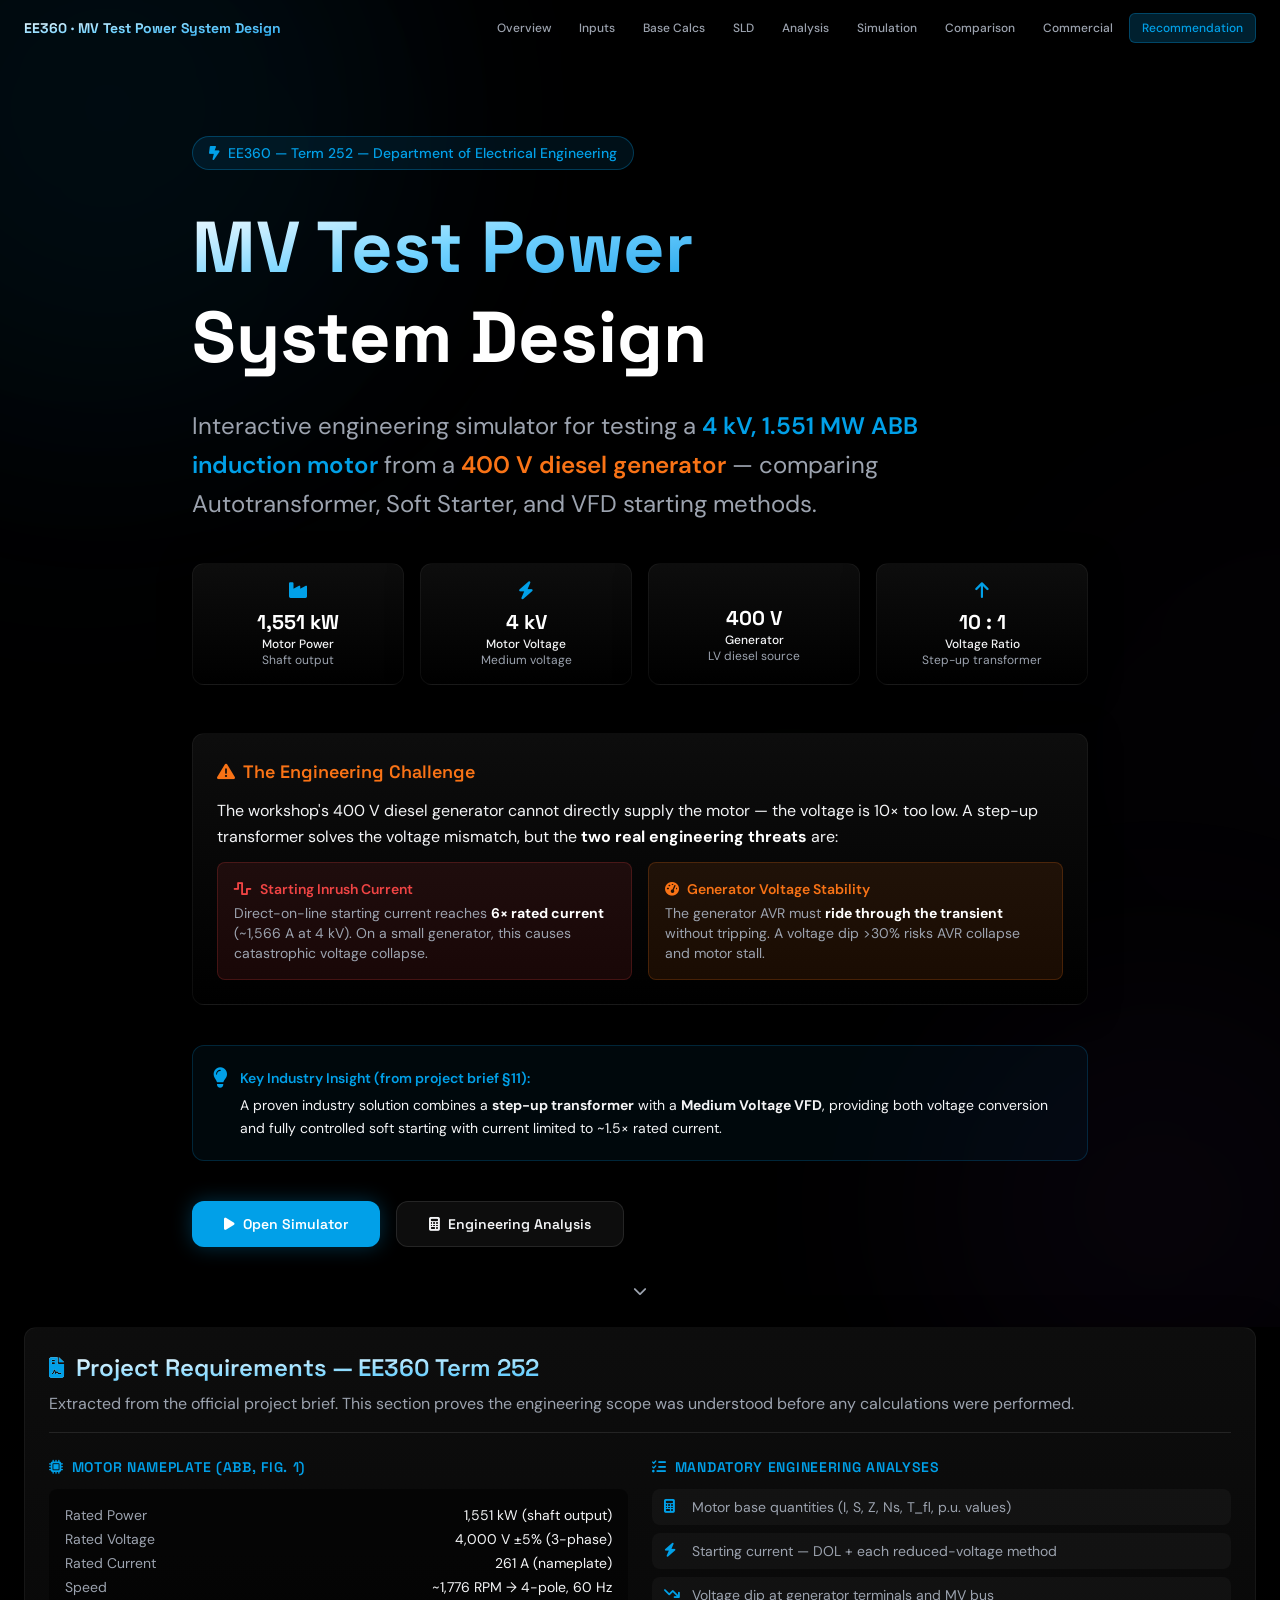
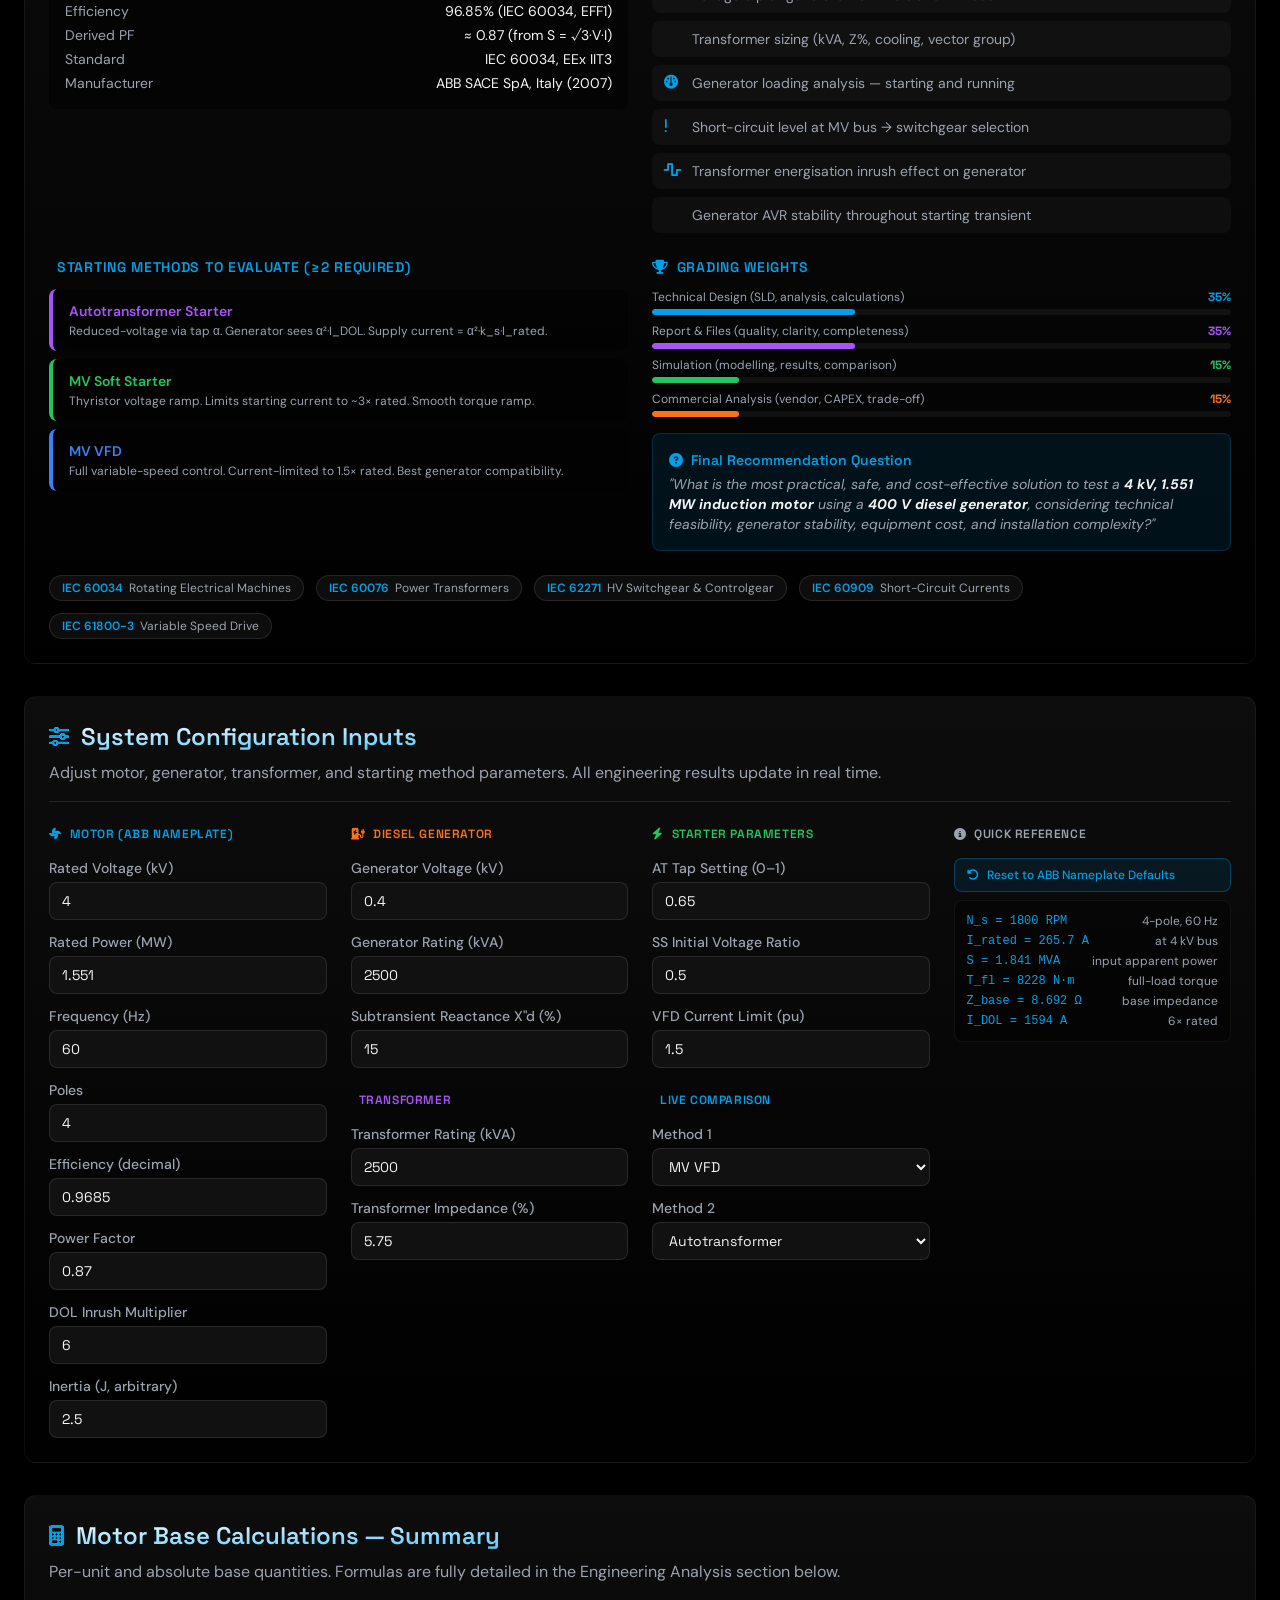
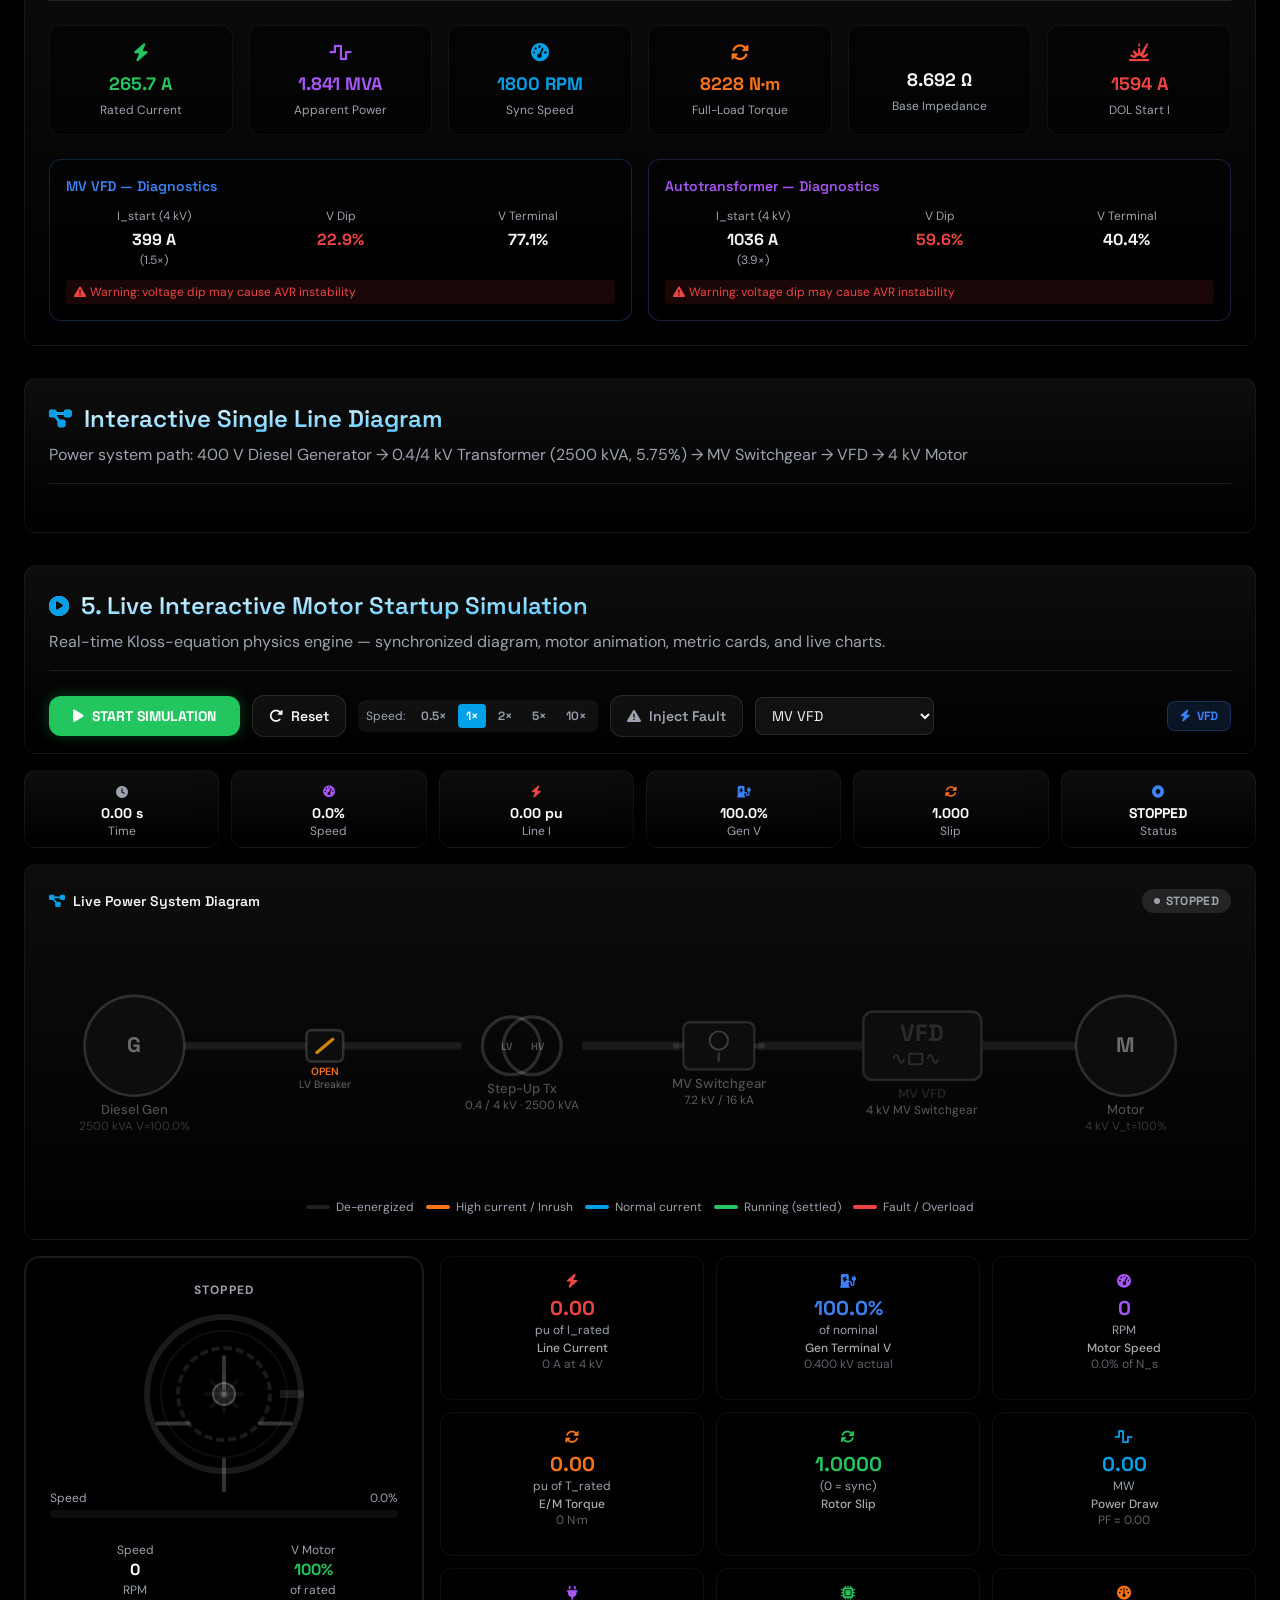
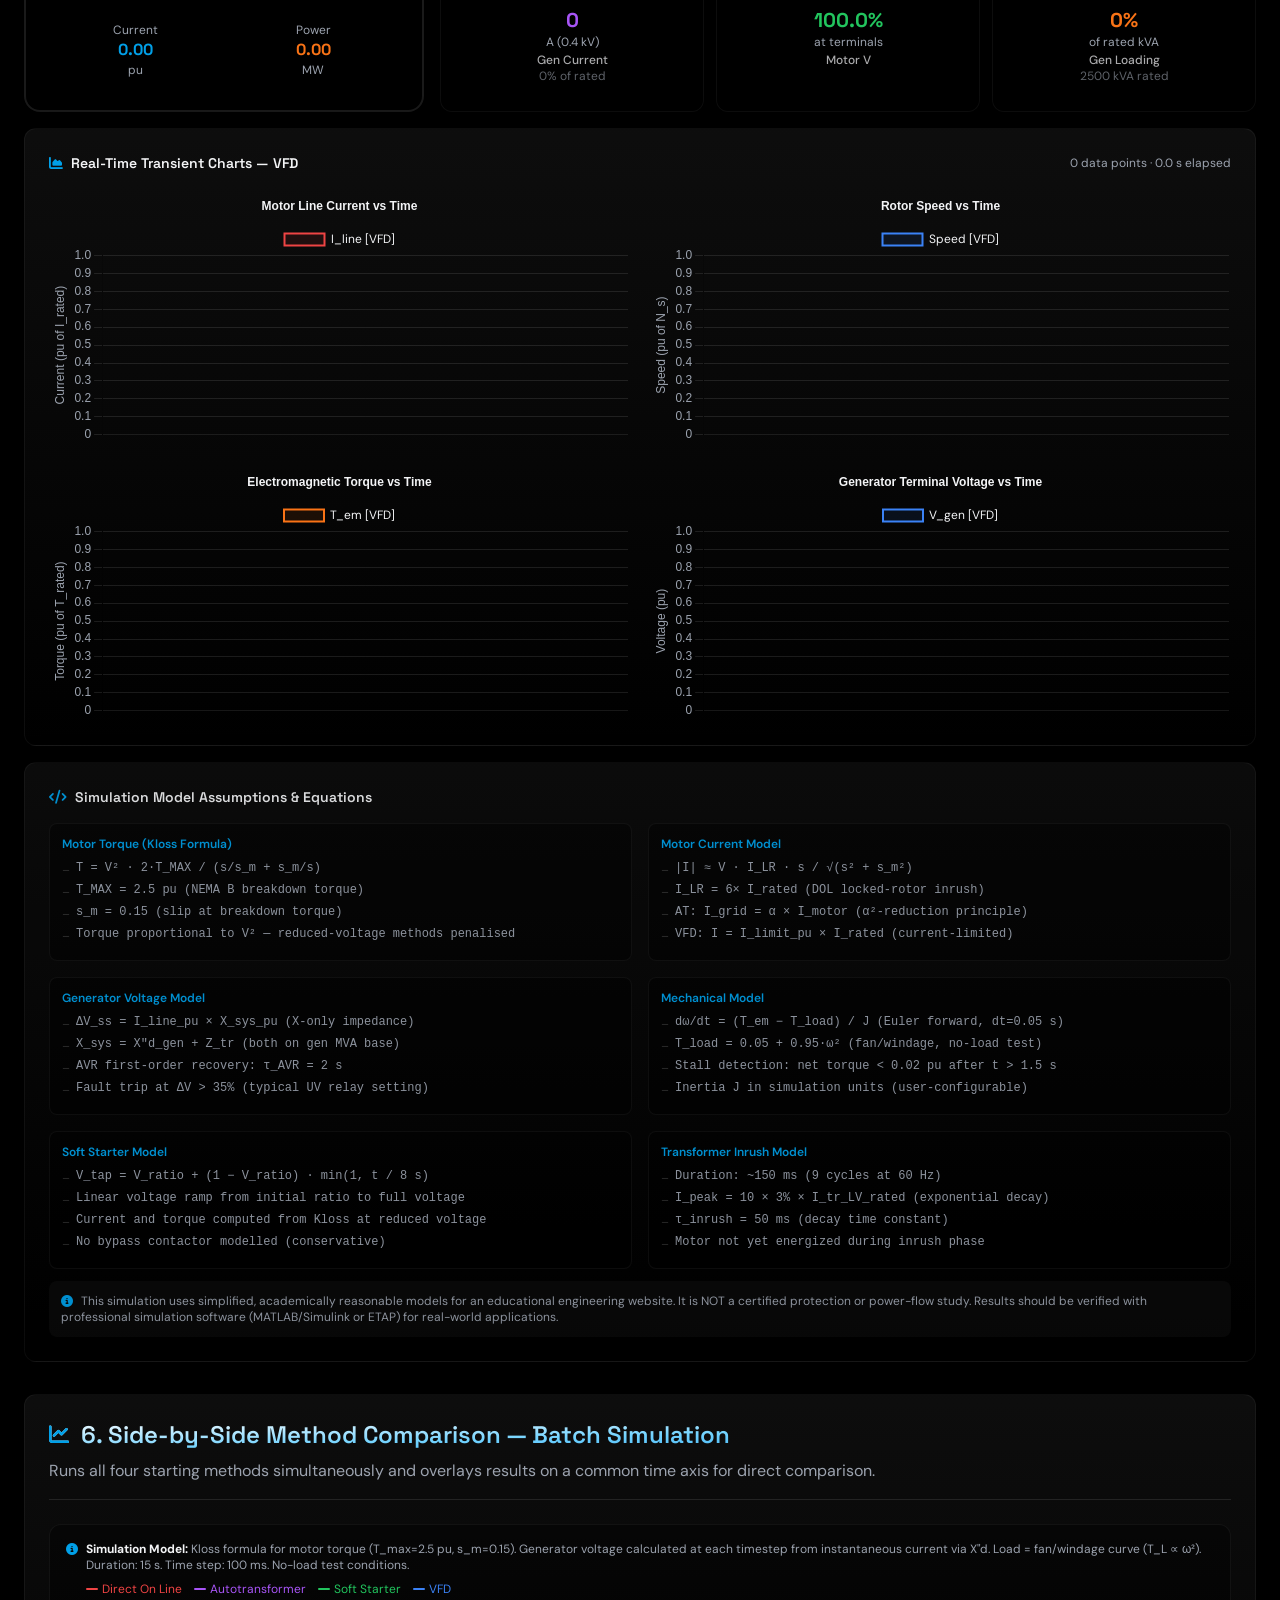
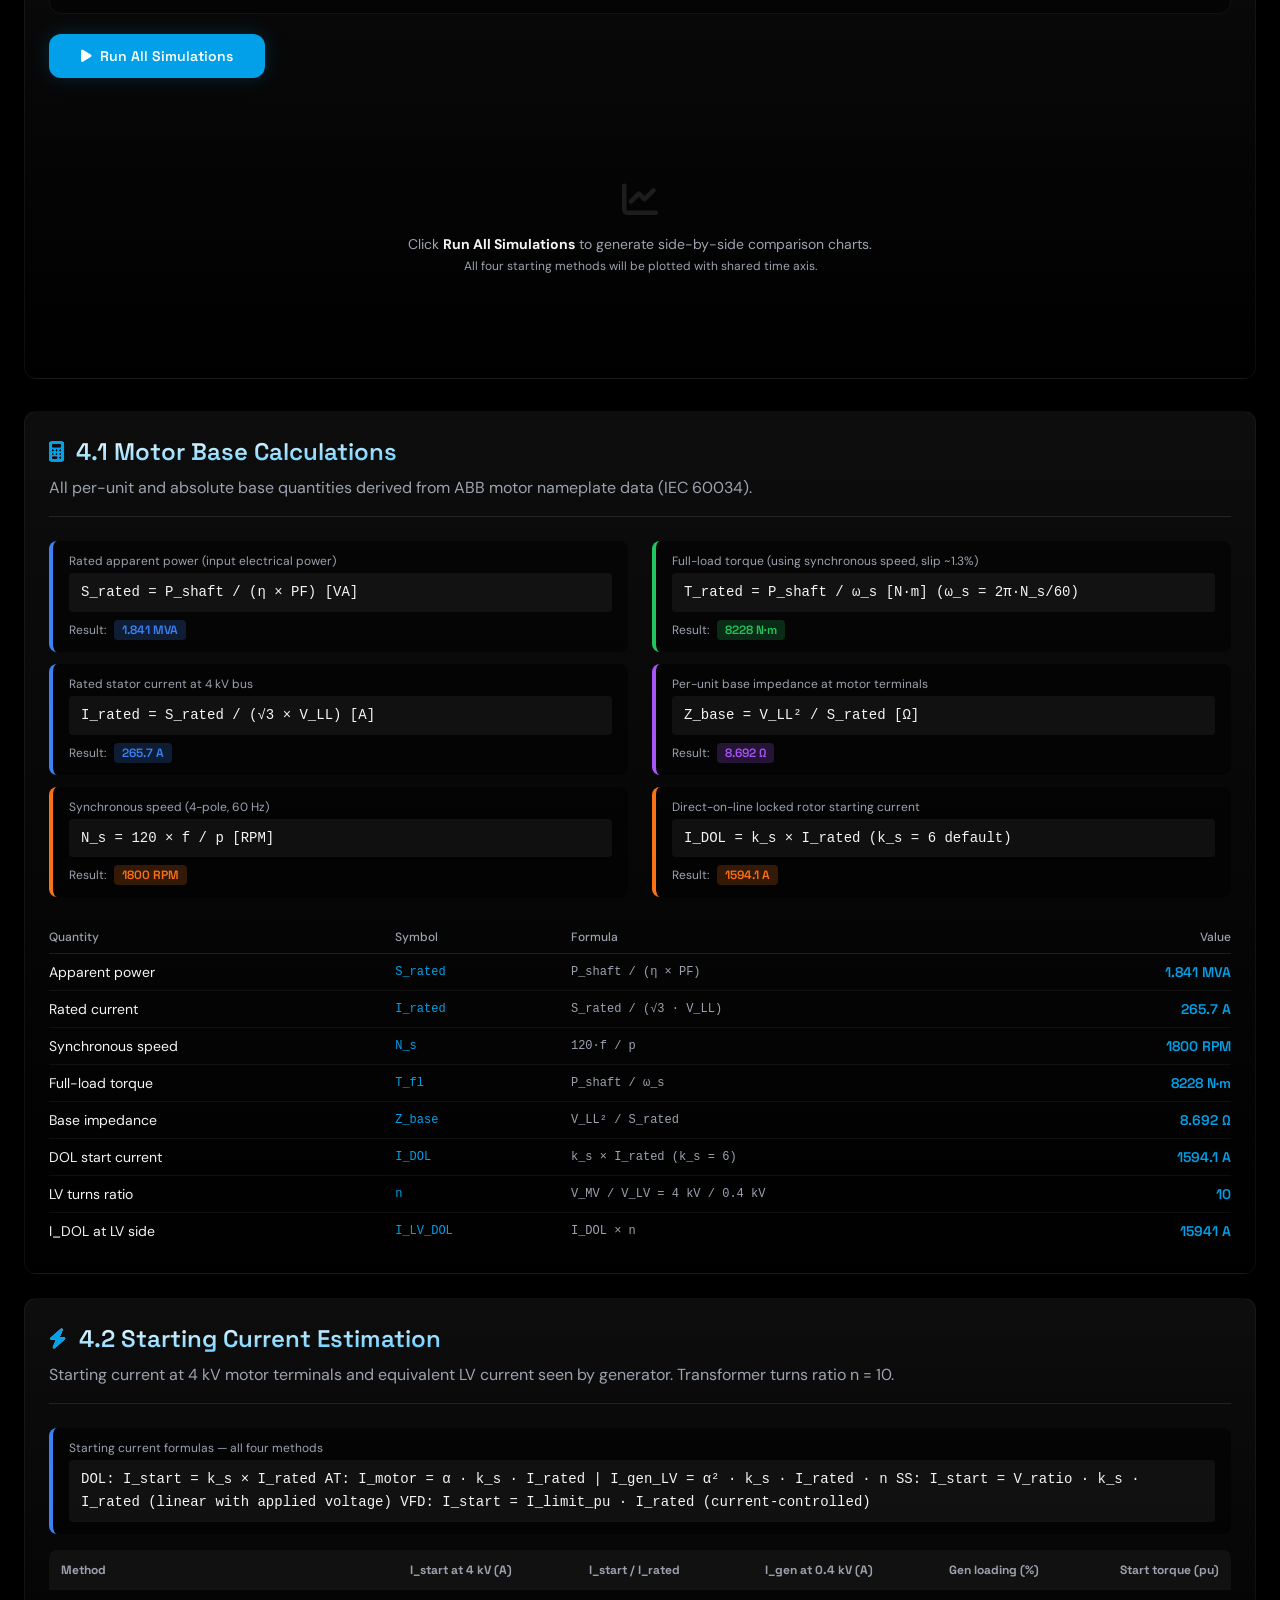
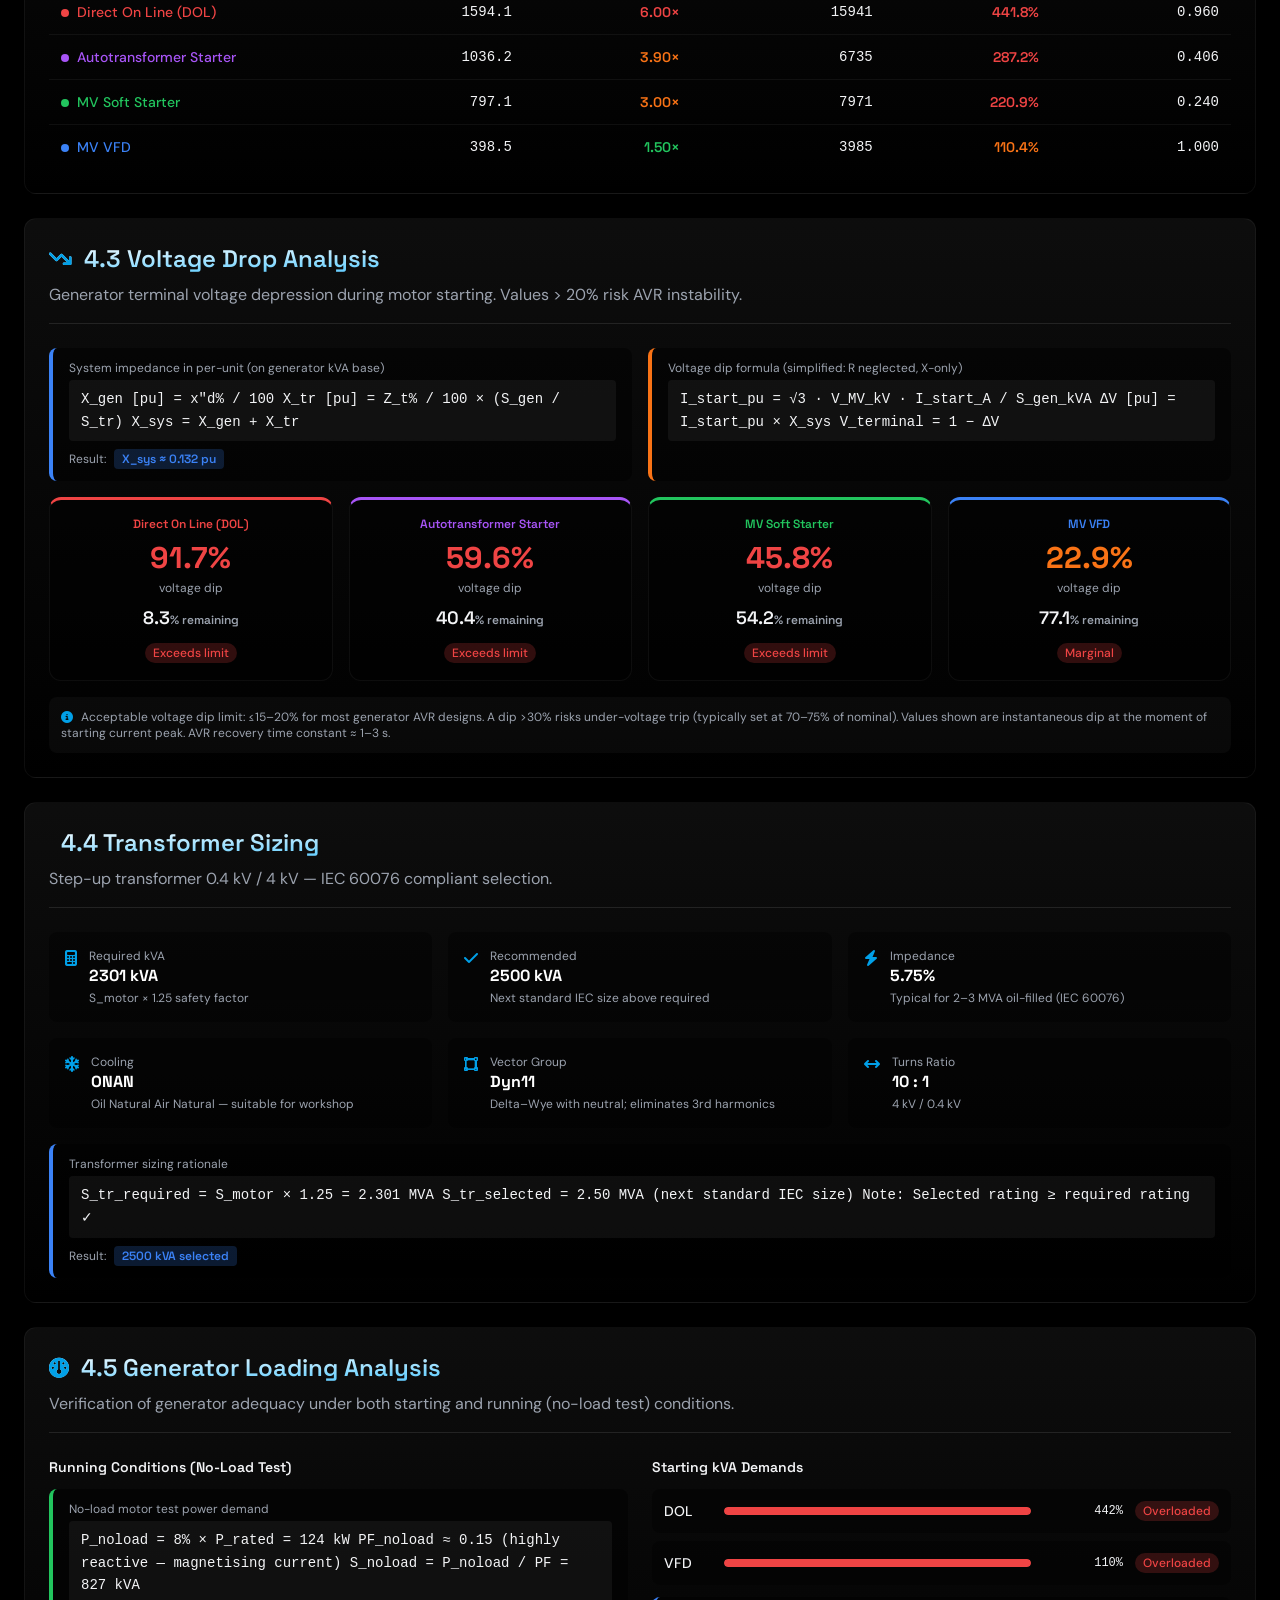
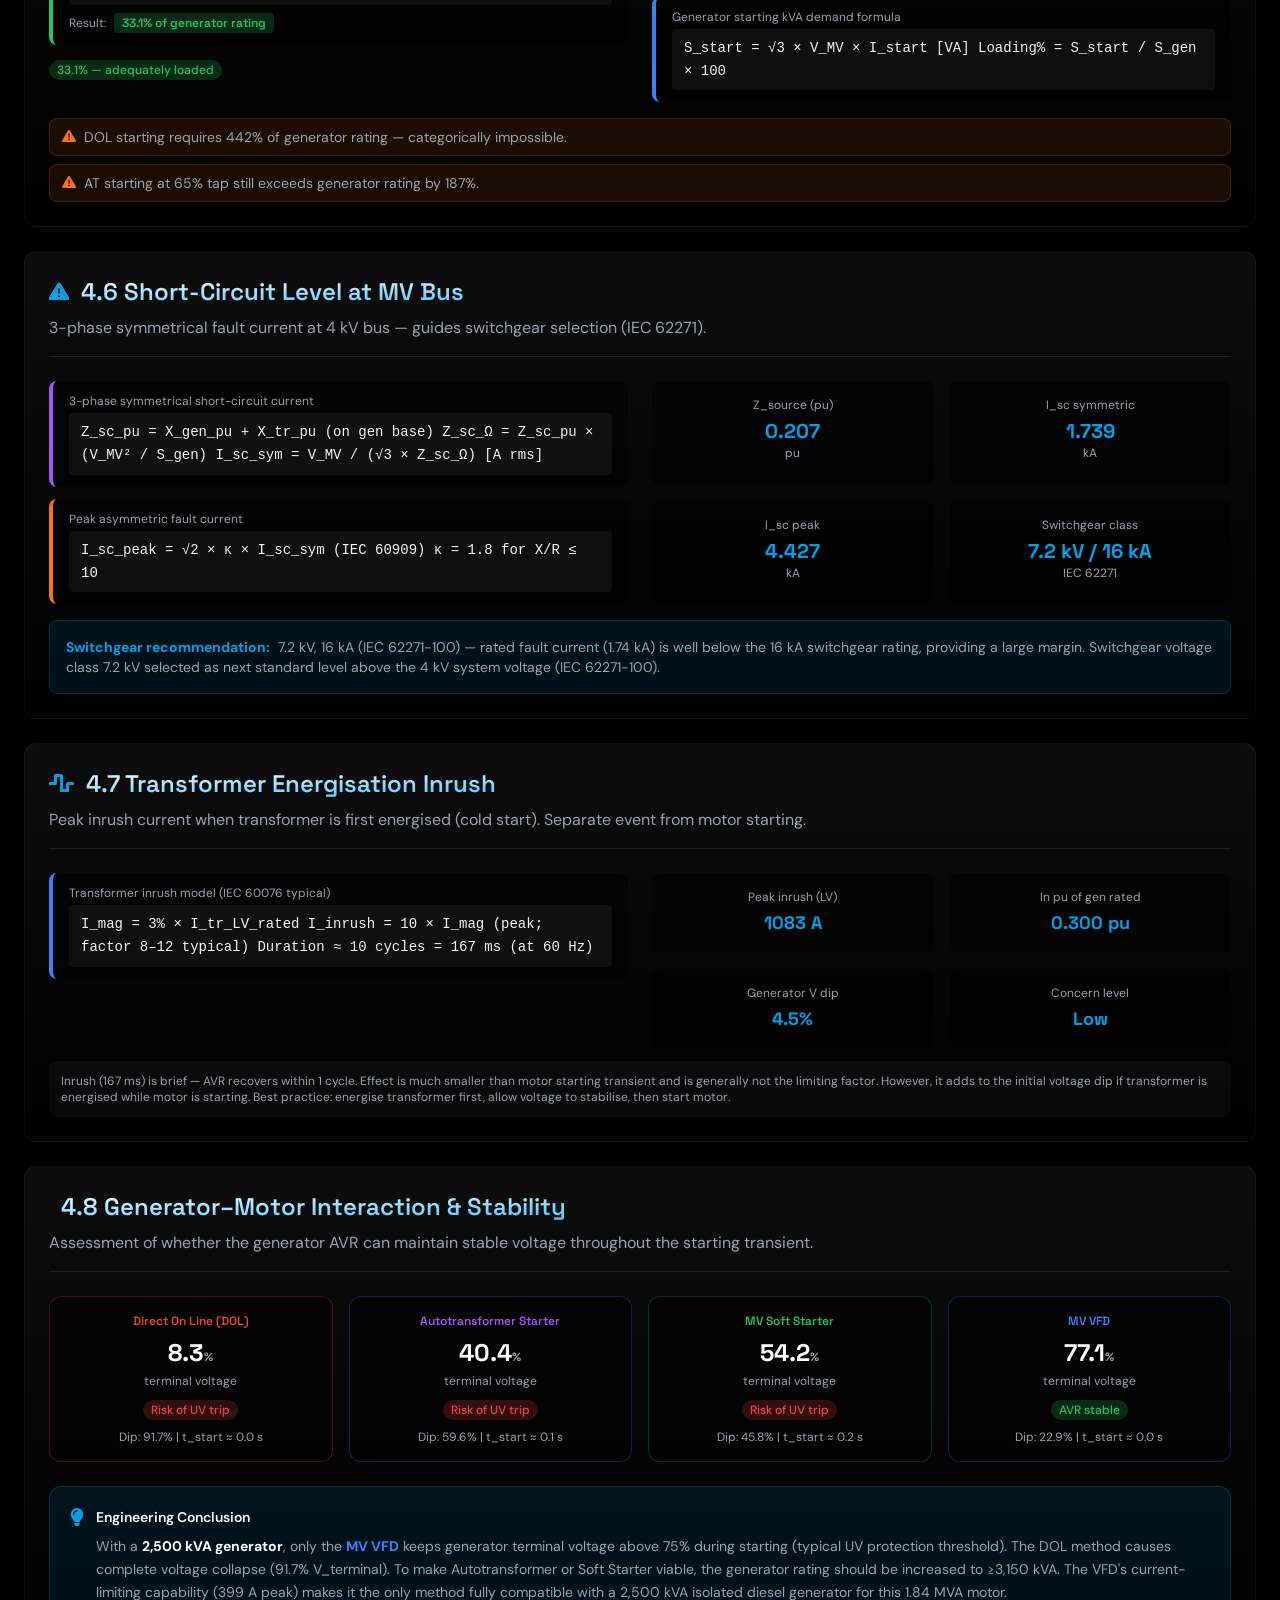
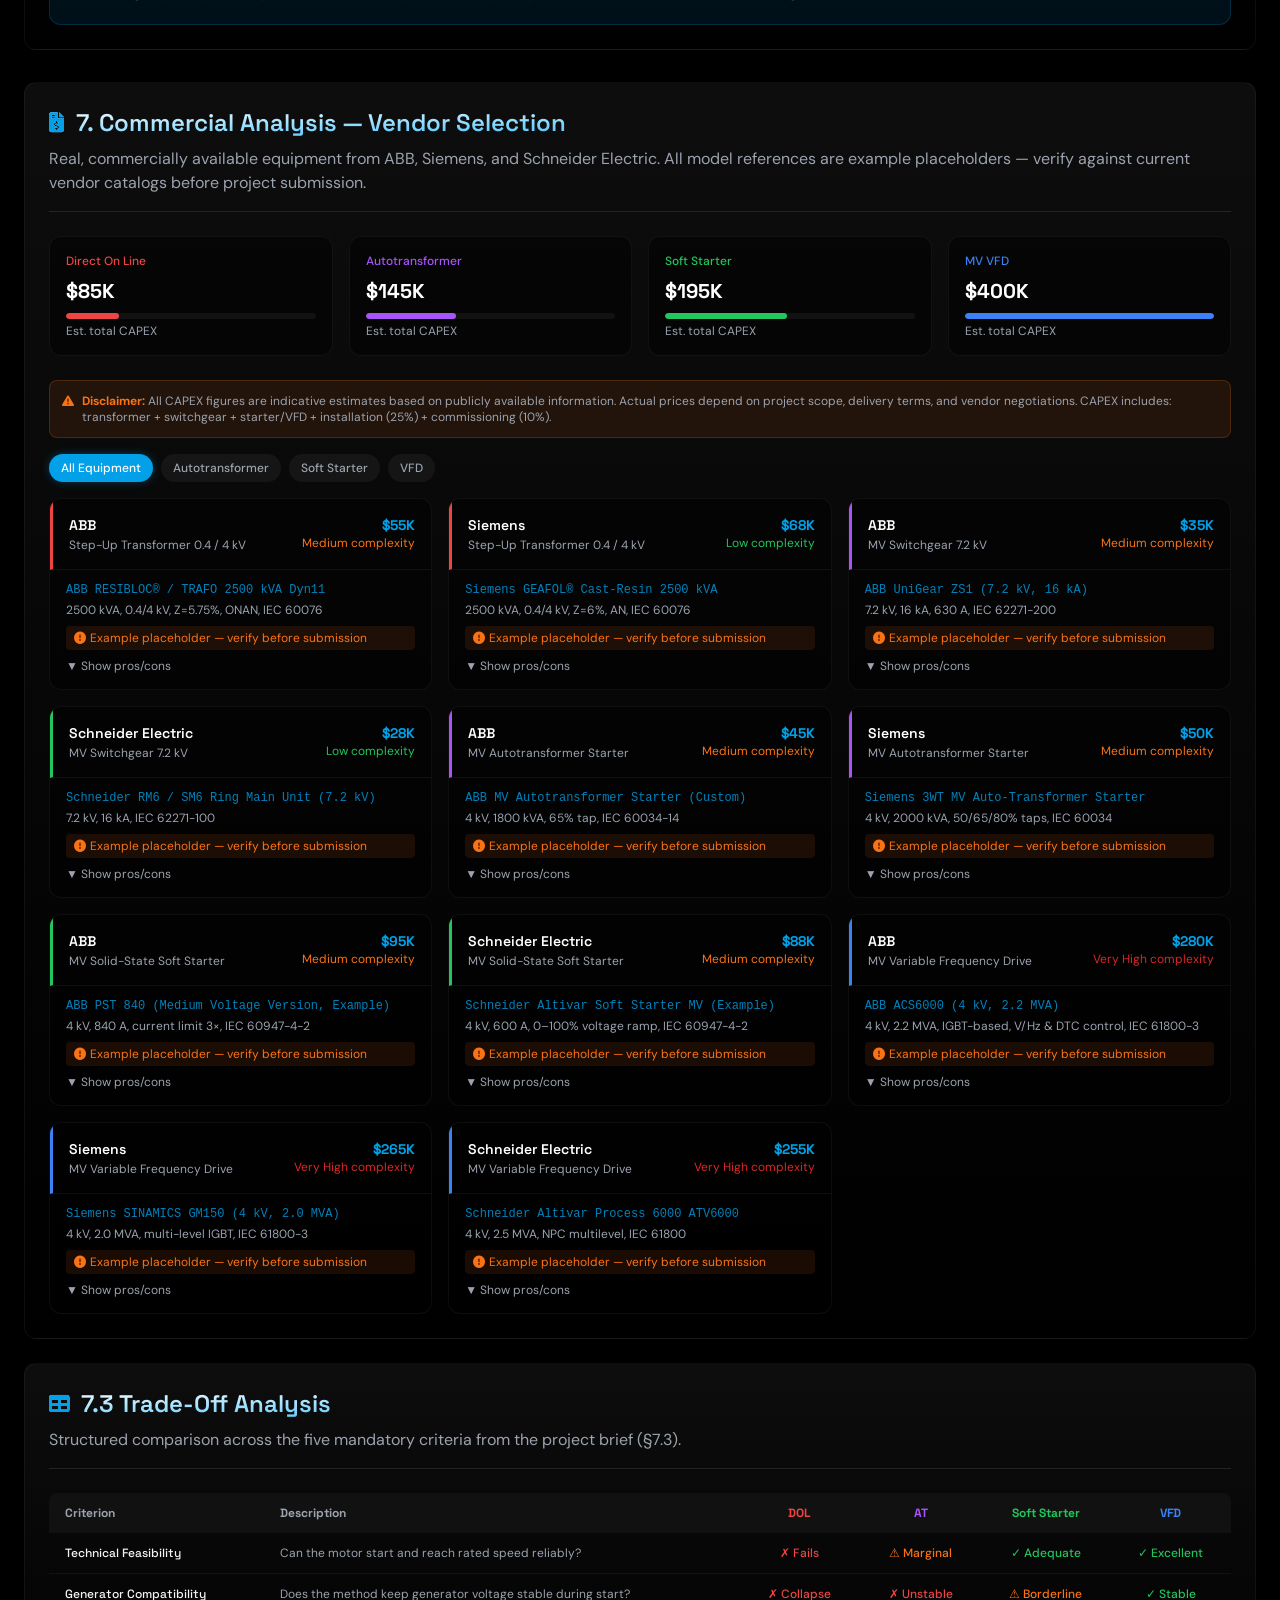
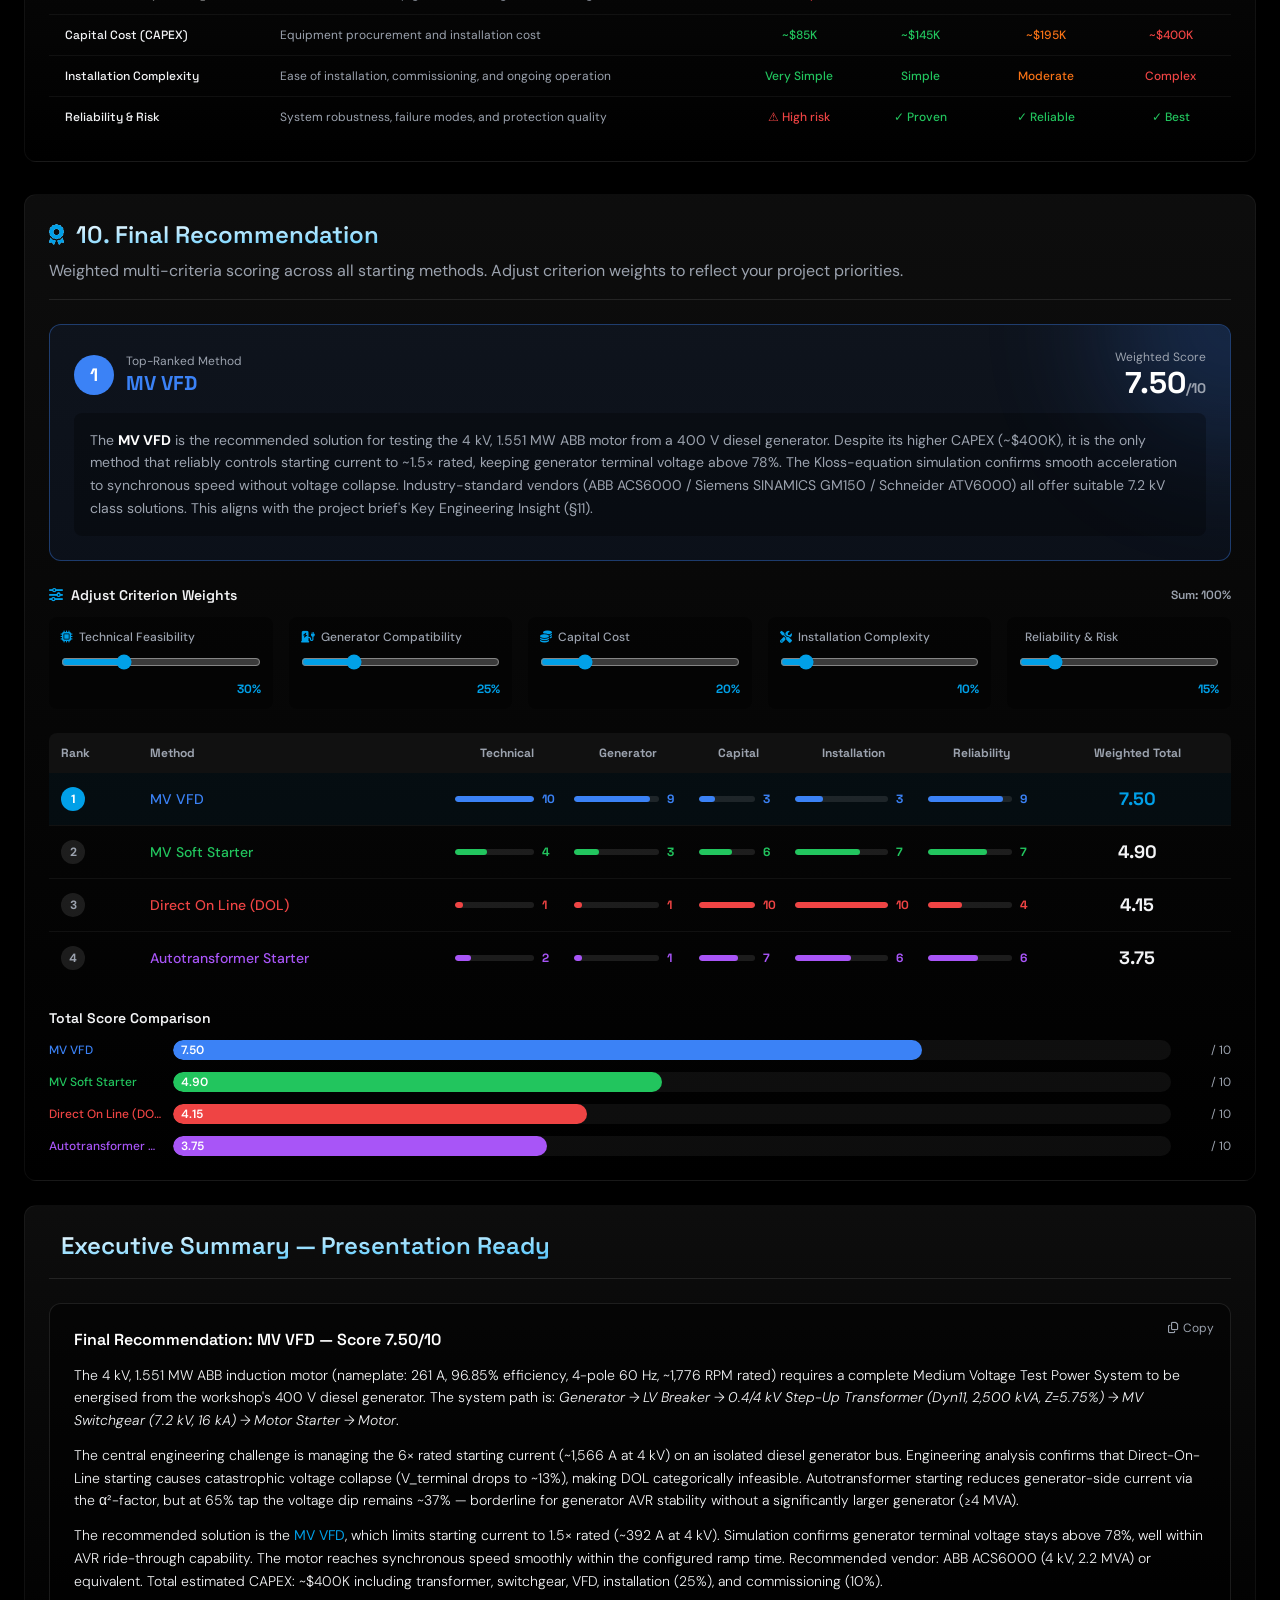
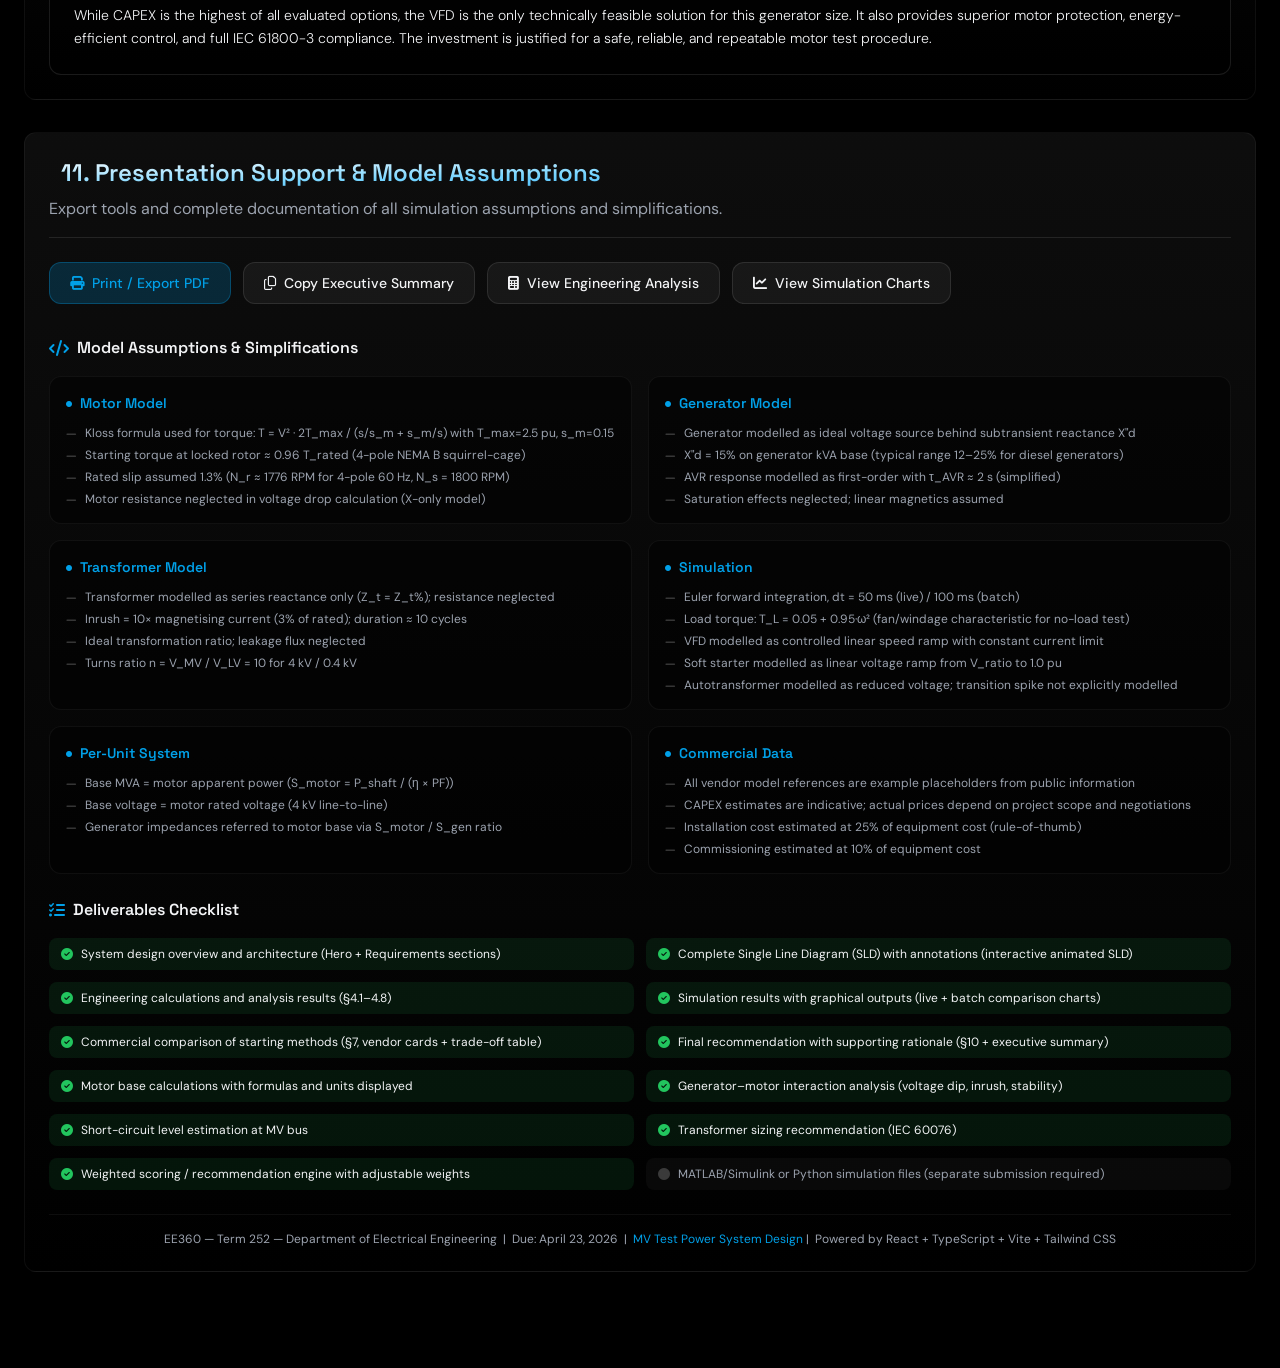
<file: simulator/index.html>
<!doctype html>
<html lang="en">

<head>
  <meta charset="UTF-8" />
  <link rel="icon" type="image/svg+xml" href="/vite.svg" />
  <meta name="viewport" content="width=device-width, initial-scale=1.0" />
  <title>MV Test Power System Design</title>
  <!-- Google Fonts -->
  <link rel="preconnect" href="https://fonts.googleapis.com">
  <link rel="preconnect" href="https://fonts.gstatic.com" crossorigin>
  <link
    href="https://fonts.googleapis.com/css2?family=DM+Sans:wght@300;400;500;600&family=Space+Grotesk:wght@400;500;600;700&display=swap"
    rel="stylesheet">
  <!-- Font Awesome -->
  <link rel="stylesheet" href="https://cdnjs.cloudflare.com/ajax/libs/font-awesome/6.4.0/css/all.min.css" />
  <script type="module" crossorigin src="./assets/index-Dzcbd99k.js"></script>
  <link rel="stylesheet" crossorigin href="./assets/index-CdY2IA3C.css">
</head>

<body class="bg-black text-mainText antialiased font-sans">
  <div id="root"></div>
</body>

</html>
</file>
<file: simulator/assets/index-CdY2IA3C.css>
/*! tailwindcss v4.2.2 | MIT License | https://tailwindcss.com */
@layer properties{@supports (((-webkit-hyphens:none)) and (not (margin-trim:inline))) or ((-moz-orient:inline) and (not (color:rgb(from red r g b)))){*,:before,:after,::backdrop{--tw-translate-x:0;--tw-translate-y:0;--tw-translate-z:0;--tw-rotate-x:initial;--tw-rotate-y:initial;--tw-rotate-z:initial;--tw-skew-x:initial;--tw-skew-y:initial;--tw-space-y-reverse:0;--tw-space-x-reverse:0;--tw-divide-y-reverse:0;--tw-border-style:solid;--tw-leading:initial;--tw-font-weight:initial;--tw-tracking:initial;--tw-shadow:0 0 #0000;--tw-shadow-color:initial;--tw-shadow-alpha:100%;--tw-inset-shadow:0 0 #0000;--tw-inset-shadow-color:initial;--tw-inset-shadow-alpha:100%;--tw-ring-color:initial;--tw-ring-shadow:0 0 #0000;--tw-inset-ring-color:initial;--tw-inset-ring-shadow:0 0 #0000;--tw-ring-inset:initial;--tw-ring-offset-width:0px;--tw-ring-offset-color:#fff;--tw-ring-offset-shadow:0 0 #0000;--tw-blur:initial;--tw-brightness:initial;--tw-contrast:initial;--tw-grayscale:initial;--tw-hue-rotate:initial;--tw-invert:initial;--tw-opacity:initial;--tw-saturate:initial;--tw-sepia:initial;--tw-drop-shadow:initial;--tw-drop-shadow-color:initial;--tw-drop-shadow-alpha:100%;--tw-drop-shadow-size:initial;--tw-backdrop-blur:initial;--tw-backdrop-brightness:initial;--tw-backdrop-contrast:initial;--tw-backdrop-grayscale:initial;--tw-backdrop-hue-rotate:initial;--tw-backdrop-invert:initial;--tw-backdrop-opacity:initial;--tw-backdrop-saturate:initial;--tw-backdrop-sepia:initial;--tw-duration:initial;--tw-gradient-position:initial;--tw-gradient-from:#0000;--tw-gradient-via:#0000;--tw-gradient-to:#0000;--tw-gradient-stops:initial;--tw-gradient-via-stops:initial;--tw-gradient-from-position:0%;--tw-gradient-via-position:50%;--tw-gradient-to-position:100%}}}@layer theme{:root,:host{--font-sans:"DM Sans", sans-serif;--font-mono:ui-monospace, SFMono-Regular, Menlo, Monaco, Consolas, "Liberation Mono", "Courier New", monospace;--color-red-400:oklch(70.4% .191 22.216);--color-red-500:oklch(63.7% .237 25.331);--color-orange-500:oklch(70.5% .213 47.604);--color-green-500:oklch(72.3% .219 149.579);--color-sky-300:oklch(82.8% .111 230.318);--color-sky-500:oklch(68.5% .169 237.323);--color-black:#000;--color-white:#fff;--spacing:.25rem;--container-3xl:48rem;--container-4xl:56rem;--container-6xl:72rem;--container-7xl:80rem;--text-xs:.75rem;--text-xs--line-height:calc(1 / .75);--text-sm:.875rem;--text-sm--line-height:calc(1.25 / .875);--text-base:1rem;--text-base--line-height:calc(1.5 / 1);--text-lg:1.125rem;--text-lg--line-height:calc(1.75 / 1.125);--text-xl:1.25rem;--text-xl--line-height:calc(1.75 / 1.25);--text-2xl:1.5rem;--text-2xl--line-height:calc(2 / 1.5);--text-3xl:1.875rem;--text-3xl--line-height:calc(2.25 / 1.875);--text-4xl:2.25rem;--text-4xl--line-height:calc(2.5 / 2.25);--text-5xl:3rem;--text-5xl--line-height:1;--text-7xl:4.5rem;--text-7xl--line-height:1;--font-weight-light:300;--font-weight-normal:400;--font-weight-medium:500;--font-weight-semibold:600;--font-weight-bold:700;--tracking-wide:.025em;--tracking-wider:.05em;--tracking-widest:.1em;--leading-tight:1.25;--leading-relaxed:1.625;--radius-sm:.25rem;--radius-md:.375rem;--radius-lg:.5rem;--radius-xl:.75rem;--radius-2xl:1rem;--animate-pulse:pulse 2s cubic-bezier(.4, 0, .6, 1) infinite;--blur-md:12px;--blur-3xl:64px;--default-transition-duration:.15s;--default-transition-timing-function:cubic-bezier(.4, 0, .2, 1);--default-font-family:var(--font-sans);--default-mono-font-family:var(--font-mono);--color-primary:#01a0e8;--color-secondary:#0078ae;--color-muted:#9ca3af;--color-mainText:#f3f4f6;--color-cardDeep:#111;--font-display:"Space Grotesk", sans-serif}}@layer base{*,:after,:before,::backdrop{box-sizing:border-box;border:0 solid;margin:0;padding:0}::file-selector-button{box-sizing:border-box;border:0 solid;margin:0;padding:0}html,:host{-webkit-text-size-adjust:100%;tab-size:4;line-height:1.5;font-family:var(--default-font-family,ui-sans-serif, system-ui, sans-serif, "Apple Color Emoji", "Segoe UI Emoji", "Segoe UI Symbol", "Noto Color Emoji");font-feature-settings:var(--default-font-feature-settings,normal);font-variation-settings:var(--default-font-variation-settings,normal);-webkit-tap-highlight-color:transparent}hr{height:0;color:inherit;border-top-width:1px}abbr:where([title]){-webkit-text-decoration:underline dotted;text-decoration:underline dotted}h1,h2,h3,h4,h5,h6{font-size:inherit;font-weight:inherit}a{color:inherit;-webkit-text-decoration:inherit;-webkit-text-decoration:inherit;-webkit-text-decoration:inherit;-webkit-text-decoration:inherit;text-decoration:inherit}b,strong{font-weight:bolder}code,kbd,samp,pre{font-family:var(--default-mono-font-family,ui-monospace, SFMono-Regular, Menlo, Monaco, Consolas, "Liberation Mono", "Courier New", monospace);font-feature-settings:var(--default-mono-font-feature-settings,normal);font-variation-settings:var(--default-mono-font-variation-settings,normal);font-size:1em}small{font-size:80%}sub,sup{vertical-align:baseline;font-size:75%;line-height:0;position:relative}sub{bottom:-.25em}sup{top:-.5em}table{text-indent:0;border-color:inherit;border-collapse:collapse}:-moz-focusring{outline:auto}progress{vertical-align:baseline}summary{display:list-item}ol,ul,menu{list-style:none}img,svg,video,canvas,audio,iframe,embed,object{vertical-align:middle;display:block}img,video{max-width:100%;height:auto}button,input,select,optgroup,textarea{font:inherit;font-feature-settings:inherit;font-variation-settings:inherit;letter-spacing:inherit;color:inherit;opacity:1;background-color:#0000;border-radius:0}::file-selector-button{font:inherit;font-feature-settings:inherit;font-variation-settings:inherit;letter-spacing:inherit;color:inherit;opacity:1;background-color:#0000;border-radius:0}:where(select:is([multiple],[size])) optgroup{font-weight:bolder}:where(select:is([multiple],[size])) optgroup option{padding-inline-start:20px}::file-selector-button{margin-inline-end:4px}::placeholder{opacity:1}@supports (not ((-webkit-appearance:-apple-pay-button))) or (contain-intrinsic-size:1px){::placeholder{color:currentColor}@supports (color:color-mix(in lab, red, red)){::placeholder{color:color-mix(in oklab, currentcolor 50%, transparent)}}}textarea{resize:vertical}::-webkit-search-decoration{-webkit-appearance:none}::-webkit-date-and-time-value{min-height:1lh;text-align:inherit}::-webkit-datetime-edit{display:inline-flex}::-webkit-datetime-edit-fields-wrapper{padding:0}::-webkit-datetime-edit{padding-block:0}::-webkit-datetime-edit-year-field{padding-block:0}::-webkit-datetime-edit-month-field{padding-block:0}::-webkit-datetime-edit-day-field{padding-block:0}::-webkit-datetime-edit-hour-field{padding-block:0}::-webkit-datetime-edit-minute-field{padding-block:0}::-webkit-datetime-edit-second-field{padding-block:0}::-webkit-datetime-edit-millisecond-field{padding-block:0}::-webkit-datetime-edit-meridiem-field{padding-block:0}::-webkit-calendar-picker-indicator{line-height:1}:-moz-ui-invalid{box-shadow:none}button,input:where([type=button],[type=reset],[type=submit]){appearance:button}::file-selector-button{appearance:button}::-webkit-inner-spin-button{height:auto}::-webkit-outer-spin-button{height:auto}[hidden]:where(:not([hidden=until-found])){display:none!important}}@layer components;@layer utilities{.pointer-events-none{pointer-events:none}.collapse{visibility:collapse}.absolute{position:absolute}.fixed{position:fixed}.relative{position:relative}.inset-0{inset:calc(var(--spacing) * 0)}.inset-4{inset:calc(var(--spacing) * 4)}.inset-8{inset:calc(var(--spacing) * 8)}.start{inset-inline-start:var(--spacing)}.-top-1\/4{top:-25%}.-top-48{top:calc(var(--spacing) * -48)}.top-0{top:calc(var(--spacing) * 0)}.top-1\/2{top:50%}.top-4{top:calc(var(--spacing) * 4)}.-right-1\/4{right:-25%}.-right-32{right:calc(var(--spacing) * -32)}.right-0{right:calc(var(--spacing) * 0)}.right-3{right:calc(var(--spacing) * 3)}.right-4{right:calc(var(--spacing) * 4)}.-bottom-32{bottom:calc(var(--spacing) * -32)}.bottom-8{bottom:calc(var(--spacing) * 8)}.-left-1\/4{left:-25%}.-left-48{left:calc(var(--spacing) * -48)}.left-0{left:calc(var(--spacing) * 0)}.left-1\/2{left:50%}.z-0{z-index:0}.z-10{z-index:10}.z-50{z-index:50}.mx-auto{margin-inline:auto}.my-4{margin-block:calc(var(--spacing) * 4)}.mt-0\.5{margin-top:calc(var(--spacing) * .5)}.mt-1{margin-top:calc(var(--spacing) * 1)}.mt-2{margin-top:calc(var(--spacing) * 2)}.mt-3{margin-top:calc(var(--spacing) * 3)}.mt-4{margin-top:calc(var(--spacing) * 4)}.mt-6{margin-top:calc(var(--spacing) * 6)}.mr-1{margin-right:calc(var(--spacing) * 1)}.mr-1\.5{margin-right:calc(var(--spacing) * 1.5)}.mr-2{margin-right:calc(var(--spacing) * 2)}.mb-0{margin-bottom:calc(var(--spacing) * 0)}.mb-0\.5{margin-bottom:calc(var(--spacing) * .5)}.mb-1{margin-bottom:calc(var(--spacing) * 1)}.mb-1\.5{margin-bottom:calc(var(--spacing) * 1.5)}.mb-2{margin-bottom:calc(var(--spacing) * 2)}.mb-3{margin-bottom:calc(var(--spacing) * 3)}.mb-4{margin-bottom:calc(var(--spacing) * 4)}.mb-5{margin-bottom:calc(var(--spacing) * 5)}.mb-6{margin-bottom:calc(var(--spacing) * 6)}.mb-8{margin-bottom:calc(var(--spacing) * 8)}.mb-10{margin-bottom:calc(var(--spacing) * 10)}.mb-12{margin-bottom:calc(var(--spacing) * 12)}.ml-2{margin-left:calc(var(--spacing) * 2)}.ml-auto{margin-left:auto}.block{display:block}.flex{display:flex}.grid{display:grid}.hidden{display:none}.inline-block{display:inline-block}.inline-flex{display:inline-flex}.table{display:table}.h-0\.5{height:calc(var(--spacing) * .5)}.h-1{height:calc(var(--spacing) * 1)}.h-1\.5{height:calc(var(--spacing) * 1.5)}.h-2{height:calc(var(--spacing) * 2)}.h-5{height:calc(var(--spacing) * 5)}.h-6{height:calc(var(--spacing) * 6)}.h-10{height:calc(var(--spacing) * 10)}.h-12{height:calc(var(--spacing) * 12)}.h-14{height:calc(var(--spacing) * 14)}.h-16{height:calc(var(--spacing) * 16)}.h-20{height:calc(var(--spacing) * 20)}.h-40{height:calc(var(--spacing) * 40)}.h-56{height:calc(var(--spacing) * 56)}.h-64{height:calc(var(--spacing) * 64)}.h-\[300px\]{height:300px}.h-\[500px\]{height:500px}.h-\[600px\]{height:600px}.h-\[800px\]{height:800px}.h-full{height:100%}.min-h-screen{min-height:100vh}.w-1{width:calc(var(--spacing) * 1)}.w-1\.5{width:calc(var(--spacing) * 1.5)}.w-2{width:calc(var(--spacing) * 2)}.w-3{width:calc(var(--spacing) * 3)}.w-4{width:calc(var(--spacing) * 4)}.w-6{width:calc(var(--spacing) * 6)}.w-10{width:calc(var(--spacing) * 10)}.w-12{width:calc(var(--spacing) * 12)}.w-14{width:calc(var(--spacing) * 14)}.w-16{width:calc(var(--spacing) * 16)}.w-20{width:calc(var(--spacing) * 20)}.w-28{width:calc(var(--spacing) * 28)}.w-32{width:calc(var(--spacing) * 32)}.w-36{width:calc(var(--spacing) * 36)}.w-40{width:calc(var(--spacing) * 40)}.w-64{width:calc(var(--spacing) * 64)}.w-\[300px\]{width:300px}.w-\[500px\]{width:500px}.w-\[600px\]{width:600px}.w-\[800px\]{width:800px}.w-full{width:100%}.max-w-3xl{max-width:var(--container-3xl)}.max-w-4xl{max-width:var(--container-4xl)}.max-w-6xl{max-width:var(--container-6xl)}.max-w-7xl{max-width:var(--container-7xl)}.flex-1{flex:1}.shrink-0{flex-shrink:0}.origin-bottom{transform-origin:bottom}.-translate-x-1\/2{--tw-translate-x:calc(calc(1 / 2 * 100%) * -1);translate:var(--tw-translate-x) var(--tw-translate-y)}.-translate-y-1\/2{--tw-translate-y:calc(calc(1 / 2 * 100%) * -1);translate:var(--tw-translate-x) var(--tw-translate-y)}.transform{transform:var(--tw-rotate-x,) var(--tw-rotate-y,) var(--tw-rotate-z,) var(--tw-skew-x,) var(--tw-skew-y,)}.animate-pulse{animation:var(--animate-pulse)}.cursor-not-allowed{cursor:not-allowed}.cursor-pointer{cursor:pointer}.scroll-mt-16{scroll-margin-top:calc(var(--spacing) * 16)}.grid-cols-1{grid-template-columns:repeat(1,minmax(0,1fr))}.grid-cols-2{grid-template-columns:repeat(2,minmax(0,1fr))}.grid-cols-3{grid-template-columns:repeat(3,minmax(0,1fr))}.flex-col{flex-direction:column}.flex-wrap{flex-wrap:wrap}.items-baseline{align-items:baseline}.items-center{align-items:center}.items-start{align-items:flex-start}.justify-between{justify-content:space-between}.justify-center{justify-content:center}.gap-1{gap:calc(var(--spacing) * 1)}.gap-1\.5{gap:calc(var(--spacing) * 1.5)}.gap-2{gap:calc(var(--spacing) * 2)}.gap-3{gap:calc(var(--spacing) * 3)}.gap-4{gap:calc(var(--spacing) * 4)}.gap-5{gap:calc(var(--spacing) * 5)}.gap-6{gap:calc(var(--spacing) * 6)}:where(.space-y-1>:not(:last-child)){--tw-space-y-reverse:0;margin-block-start:calc(calc(var(--spacing) * 1) * var(--tw-space-y-reverse));margin-block-end:calc(calc(var(--spacing) * 1) * calc(1 - var(--tw-space-y-reverse)))}:where(.space-y-1\.5>:not(:last-child)){--tw-space-y-reverse:0;margin-block-start:calc(calc(var(--spacing) * 1.5) * var(--tw-space-y-reverse));margin-block-end:calc(calc(var(--spacing) * 1.5) * calc(1 - var(--tw-space-y-reverse)))}:where(.space-y-2>:not(:last-child)){--tw-space-y-reverse:0;margin-block-start:calc(calc(var(--spacing) * 2) * var(--tw-space-y-reverse));margin-block-end:calc(calc(var(--spacing) * 2) * calc(1 - var(--tw-space-y-reverse)))}:where(.space-y-3>:not(:last-child)){--tw-space-y-reverse:0;margin-block-start:calc(calc(var(--spacing) * 3) * var(--tw-space-y-reverse));margin-block-end:calc(calc(var(--spacing) * 3) * calc(1 - var(--tw-space-y-reverse)))}:where(.space-y-4>:not(:last-child)){--tw-space-y-reverse:0;margin-block-start:calc(calc(var(--spacing) * 4) * var(--tw-space-y-reverse));margin-block-end:calc(calc(var(--spacing) * 4) * calc(1 - var(--tw-space-y-reverse)))}:where(.space-y-6>:not(:last-child)){--tw-space-y-reverse:0;margin-block-start:calc(calc(var(--spacing) * 6) * var(--tw-space-y-reverse));margin-block-end:calc(calc(var(--spacing) * 6) * calc(1 - var(--tw-space-y-reverse)))}:where(.space-y-8>:not(:last-child)){--tw-space-y-reverse:0;margin-block-start:calc(calc(var(--spacing) * 8) * var(--tw-space-y-reverse));margin-block-end:calc(calc(var(--spacing) * 8) * calc(1 - var(--tw-space-y-reverse)))}:where(.-space-x-2>:not(:last-child)){--tw-space-x-reverse:0;margin-inline-start:calc(calc(var(--spacing) * -2) * var(--tw-space-x-reverse));margin-inline-end:calc(calc(var(--spacing) * -2) * calc(1 - var(--tw-space-x-reverse)))}:where(.-space-x-4>:not(:last-child)){--tw-space-x-reverse:0;margin-inline-start:calc(calc(var(--spacing) * -4) * var(--tw-space-x-reverse));margin-inline-end:calc(calc(var(--spacing) * -4) * calc(1 - var(--tw-space-x-reverse)))}:where(.divide-y>:not(:last-child)){--tw-divide-y-reverse:0;border-bottom-style:var(--tw-border-style);border-top-style:var(--tw-border-style);border-top-width:calc(1px * var(--tw-divide-y-reverse));border-bottom-width:calc(1px * calc(1 - var(--tw-divide-y-reverse)))}:where(.divide-white\/5>:not(:last-child)){border-color:#ffffff0d}@supports (color:color-mix(in lab, red, red)){:where(.divide-white\/5>:not(:last-child)){border-color:color-mix(in oklab, var(--color-white) 5%, transparent)}}.truncate{text-overflow:ellipsis;white-space:nowrap;overflow:hidden}.overflow-hidden{overflow:hidden}.overflow-x-auto{overflow-x:auto}.overflow-x-hidden{overflow-x:hidden}.rounded{border-radius:.25rem}.rounded-2xl{border-radius:var(--radius-2xl)}.rounded-full{border-radius:3.40282e38px}.rounded-lg{border-radius:var(--radius-lg)}.rounded-md{border-radius:var(--radius-md)}.rounded-sm{border-radius:var(--radius-sm)}.rounded-xl{border-radius:var(--radius-xl)}.rounded-tl-lg{border-top-left-radius:var(--radius-lg)}.rounded-r-full{border-top-right-radius:3.40282e38px;border-bottom-right-radius:3.40282e38px}.rounded-tr-lg{border-top-right-radius:var(--radius-lg)}.border{border-style:var(--tw-border-style);border-width:1px}.border-2{border-style:var(--tw-border-style);border-width:2px}.border-4,.border-\[4px\]{border-style:var(--tw-border-style);border-width:4px}.border-\[5px\]{border-style:var(--tw-border-style);border-width:5px}.border-\[6px\]{border-style:var(--tw-border-style);border-width:6px}.border-t{border-top-style:var(--tw-border-style);border-top-width:1px}.border-r{border-right-style:var(--tw-border-style);border-right-width:1px}.border-b{border-bottom-style:var(--tw-border-style);border-bottom-width:1px}.border-l-4{border-left-style:var(--tw-border-style);border-left-width:4px}.border-dashed{--tw-border-style:dashed;border-style:dashed}.border-\[\#01A0E8\]{border-color:#01a0e8}.border-\[\#22c55e\]{border-color:#22c55e}.border-\[\#22c55e\]\/80{border-color:oklab(72.2746% -.165574 .0972219/.8)}.border-\[\#0078AE\]{border-color:#0078ae}.border-\[\#a855f7\]{border-color:#a855f7}.border-\[\#a855f7\]\/80{border-color:oklab(62.6846% .129701 -.193012/.8)}.border-\[\#ef4444\]{border-color:#ef4444}.border-\[\#ef4444\]\/20{border-color:oklab(63.6834% .187864 .0889286/.2)}.border-\[\#ef4444\]\/30{border-color:oklab(63.6834% .187864 .0889286/.3)}.border-\[\#ef4444\]\/40{border-color:oklab(63.6834% .187864 .0889286/.4)}.border-\[\#ef4444\]\/60{border-color:oklab(63.6834% .187864 .0889286/.6)}.border-\[\#f97316\]{border-color:#f97316}.border-\[\#f97316\]\/20{border-color:oklab(70.4871% .125896 .137895/.2)}.border-\[\#f97316\]\/40{border-color:oklab(70.4871% .125896 .137895/.4)}.border-\[\#f97316\]\/60{border-color:oklab(70.4871% .125896 .137895/.6)}.border-primary{border-color:var(--color-primary)}.border-primary\/20{border-color:#01a0e833}@supports (color:color-mix(in lab, red, red)){.border-primary\/20{border-color:color-mix(in oklab, var(--color-primary) 20%, transparent)}}.border-primary\/30{border-color:#01a0e84d}@supports (color:color-mix(in lab, red, red)){.border-primary\/30{border-color:color-mix(in oklab, var(--color-primary) 30%, transparent)}}.border-secondary{border-color:var(--color-secondary)}.border-white\/5{border-color:#ffffff0d}@supports (color:color-mix(in lab, red, red)){.border-white\/5{border-color:color-mix(in oklab, var(--color-white) 5%, transparent)}}.border-white\/10{border-color:#ffffff1a}@supports (color:color-mix(in lab, red, red)){.border-white\/10{border-color:color-mix(in oklab, var(--color-white) 10%, transparent)}}.border-white\/20{border-color:#fff3}@supports (color:color-mix(in lab, red, red)){.border-white\/20{border-color:color-mix(in oklab, var(--color-white) 20%, transparent)}}.border-l-\[\#3b82f6\]{border-left-color:#3b82f6}.border-l-\[\#22c55e\]{border-left-color:#22c55e}.border-l-\[\#a855f7\]{border-left-color:#a855f7}.border-l-\[\#ef4444\]{border-left-color:#ef4444}.border-l-\[\#f97316\]{border-left-color:#f97316}.bg-\[\#0c0c0c\]{background-color:#0c0c0c}.bg-\[\#3b82f6\]{background-color:#3b82f6}.bg-\[\#3b82f6\]\/5{background-color:oklab(62.3083% -.0332476 -.185052/.05)}.bg-\[\#3b82f6\]\/20{background-color:oklab(62.3083% -.0332476 -.185052/.2)}.bg-\[\#22c55e\]{background-color:#22c55e}.bg-\[\#22c55e\]\/10{background-color:oklab(72.2746% -.165574 .0972219/.1)}.bg-\[\#22c55e\]\/20{background-color:oklab(72.2746% -.165574 .0972219/.2)}.bg-\[\#22c55e\]\/40{background-color:oklab(72.2746% -.165574 .0972219/.4)}.bg-\[\#22c55e\]\/60{background-color:oklab(72.2746% -.165574 .0972219/.6)}.bg-\[\#111111\]{background-color:#111}.bg-\[\#a855f7\]\/8{background-color:oklab(62.6846% .129701 -.193012/.08)}.bg-\[\#a855f7\]\/20{background-color:oklab(62.6846% .129701 -.193012/.2)}.bg-\[\#a855f7\]\/40{background-color:oklab(62.6846% .129701 -.193012/.4)}.bg-\[\#a855f7\]\/50{background-color:oklab(62.6846% .129701 -.193012/.5)}.bg-\[\#a855f7\]\/60{background-color:oklab(62.6846% .129701 -.193012/.6)}.bg-\[\#ef4444\]\/5{background-color:oklab(63.6834% .187864 .0889286/.05)}.bg-\[\#ef4444\]\/10{background-color:oklab(63.6834% .187864 .0889286/.1)}.bg-\[\#ef4444\]\/20{background-color:oklab(63.6834% .187864 .0889286/.2)}.bg-\[\#ef4444\]\/40{background-color:oklab(63.6834% .187864 .0889286/.4)}.bg-\[\#ef4444\]\/60{background-color:oklab(63.6834% .187864 .0889286/.6)}.bg-\[\#f97316\]{background-color:#f97316}.bg-\[\#f97316\]\/8{background-color:oklab(70.4871% .125896 .137895/.08)}.bg-\[\#f97316\]\/10{background-color:oklab(70.4871% .125896 .137895/.1)}.bg-\[\#f97316\]\/20{background-color:oklab(70.4871% .125896 .137895/.2)}.bg-\[\#f97316\]\/30{background-color:oklab(70.4871% .125896 .137895/.3)}.bg-\[\#f97316\]\/40{background-color:oklab(70.4871% .125896 .137895/.4)}.bg-black{background-color:var(--color-black)}.bg-black\/30{background-color:#0000004d}@supports (color:color-mix(in lab, red, red)){.bg-black\/30{background-color:color-mix(in oklab, var(--color-black) 30%, transparent)}}.bg-black\/40{background-color:#0006}@supports (color:color-mix(in lab, red, red)){.bg-black\/40{background-color:color-mix(in oklab, var(--color-black) 40%, transparent)}}.bg-black\/50{background-color:#00000080}@supports (color:color-mix(in lab, red, red)){.bg-black\/50{background-color:color-mix(in oklab, var(--color-black) 50%, transparent)}}.bg-black\/60{background-color:#0009}@supports (color:color-mix(in lab, red, red)){.bg-black\/60{background-color:color-mix(in oklab, var(--color-black) 60%, transparent)}}.bg-black\/80{background-color:#000c}@supports (color:color-mix(in lab, red, red)){.bg-black\/80{background-color:color-mix(in oklab, var(--color-black) 80%, transparent)}}.bg-black\/95{background-color:#000000f2}@supports (color:color-mix(in lab, red, red)){.bg-black\/95{background-color:color-mix(in oklab, var(--color-black) 95%, transparent)}}.bg-cardDeep{background-color:var(--color-cardDeep)}.bg-current{background-color:currentColor}.bg-primary{background-color:var(--color-primary)}.bg-primary\/5{background-color:#01a0e80d}@supports (color:color-mix(in lab, red, red)){.bg-primary\/5{background-color:color-mix(in oklab, var(--color-primary) 5%, transparent)}}.bg-primary\/10{background-color:#01a0e81a}@supports (color:color-mix(in lab, red, red)){.bg-primary\/10{background-color:color-mix(in oklab, var(--color-primary) 10%, transparent)}}.bg-primary\/20{background-color:#01a0e833}@supports (color:color-mix(in lab, red, red)){.bg-primary\/20{background-color:color-mix(in oklab, var(--color-primary) 20%, transparent)}}.bg-primary\/30{background-color:#01a0e84d}@supports (color:color-mix(in lab, red, red)){.bg-primary\/30{background-color:color-mix(in oklab, var(--color-primary) 30%, transparent)}}.bg-primary\/50{background-color:#01a0e880}@supports (color:color-mix(in lab, red, red)){.bg-primary\/50{background-color:color-mix(in oklab, var(--color-primary) 50%, transparent)}}.bg-red-500\/20{background-color:#fb2c3633}@supports (color:color-mix(in lab, red, red)){.bg-red-500\/20{background-color:color-mix(in oklab, var(--color-red-500) 20%, transparent)}}.bg-secondary\/50{background-color:#0078ae80}@supports (color:color-mix(in lab, red, red)){.bg-secondary\/50{background-color:color-mix(in oklab, var(--color-secondary) 50%, transparent)}}.bg-transparent{background-color:#0000}.bg-white\/3{background-color:#ffffff08}@supports (color:color-mix(in lab, red, red)){.bg-white\/3{background-color:color-mix(in oklab, var(--color-white) 3%, transparent)}}.bg-white\/5{background-color:#ffffff0d}@supports (color:color-mix(in lab, red, red)){.bg-white\/5{background-color:color-mix(in oklab, var(--color-white) 5%, transparent)}}.bg-white\/10{background-color:#ffffff1a}@supports (color:color-mix(in lab, red, red)){.bg-white\/10{background-color:color-mix(in oklab, var(--color-white) 10%, transparent)}}.bg-white\/20{background-color:#fff3}@supports (color:color-mix(in lab, red, red)){.bg-white\/20{background-color:color-mix(in oklab, var(--color-white) 20%, transparent)}}.p-1{padding:calc(var(--spacing) * 1)}.p-2{padding:calc(var(--spacing) * 2)}.p-3{padding:calc(var(--spacing) * 3)}.p-4{padding:calc(var(--spacing) * 4)}.p-5{padding:calc(var(--spacing) * 5)}.p-6{padding:calc(var(--spacing) * 6)}.px-1{padding-inline:calc(var(--spacing) * 1)}.px-2{padding-inline:calc(var(--spacing) * 2)}.px-3{padding-inline:calc(var(--spacing) * 3)}.px-4{padding-inline:calc(var(--spacing) * 4)}.px-5{padding-inline:calc(var(--spacing) * 5)}.px-6{padding-inline:calc(var(--spacing) * 6)}.px-8{padding-inline:calc(var(--spacing) * 8)}.py-0\.5{padding-block:calc(var(--spacing) * .5)}.py-1{padding-block:calc(var(--spacing) * 1)}.py-1\.5{padding-block:calc(var(--spacing) * 1.5)}.py-2{padding-block:calc(var(--spacing) * 2)}.py-2\.5{padding-block:calc(var(--spacing) * 2.5)}.py-3{padding-block:calc(var(--spacing) * 3)}.py-8{padding-block:calc(var(--spacing) * 8)}.py-20{padding-block:calc(var(--spacing) * 20)}.pt-2{padding-top:calc(var(--spacing) * 2)}.pt-4{padding-top:calc(var(--spacing) * 4)}.pt-14{padding-top:calc(var(--spacing) * 14)}.pr-4{padding-right:calc(var(--spacing) * 4)}.pr-10{padding-right:calc(var(--spacing) * 10)}.pb-4{padding-bottom:calc(var(--spacing) * 4)}.pb-24{padding-bottom:calc(var(--spacing) * 24)}.pl-2{padding-left:calc(var(--spacing) * 2)}.pl-4{padding-left:calc(var(--spacing) * 4)}.text-center{text-align:center}.text-left{text-align:left}.text-right{text-align:right}.font-display{font-family:var(--font-display)}.font-mono{font-family:var(--font-mono)}.font-sans{font-family:var(--font-sans)}.text-2xl{font-size:var(--text-2xl);line-height:var(--tw-leading,var(--text-2xl--line-height))}.text-3xl{font-size:var(--text-3xl);line-height:var(--tw-leading,var(--text-3xl--line-height))}.text-4xl{font-size:var(--text-4xl);line-height:var(--tw-leading,var(--text-4xl--line-height))}.text-5xl{font-size:var(--text-5xl);line-height:var(--tw-leading,var(--text-5xl--line-height))}.text-base{font-size:var(--text-base);line-height:var(--tw-leading,var(--text-base--line-height))}.text-lg{font-size:var(--text-lg);line-height:var(--tw-leading,var(--text-lg--line-height))}.text-sm{font-size:var(--text-sm);line-height:var(--tw-leading,var(--text-sm--line-height))}.text-xl{font-size:var(--text-xl);line-height:var(--tw-leading,var(--text-xl--line-height))}.text-xs{font-size:var(--text-xs);line-height:var(--tw-leading,var(--text-xs--line-height))}.text-\[6px\]{font-size:6px}.leading-none{--tw-leading:1;line-height:1}.leading-relaxed{--tw-leading:var(--leading-relaxed);line-height:var(--leading-relaxed)}.leading-tight{--tw-leading:var(--leading-tight);line-height:var(--leading-tight)}.font-bold{--tw-font-weight:var(--font-weight-bold);font-weight:var(--font-weight-bold)}.font-light{--tw-font-weight:var(--font-weight-light);font-weight:var(--font-weight-light)}.font-medium{--tw-font-weight:var(--font-weight-medium);font-weight:var(--font-weight-medium)}.font-normal{--tw-font-weight:var(--font-weight-normal);font-weight:var(--font-weight-normal)}.font-semibold{--tw-font-weight:var(--font-weight-semibold);font-weight:var(--font-weight-semibold)}.tracking-wide{--tw-tracking:var(--tracking-wide);letter-spacing:var(--tracking-wide)}.tracking-wider{--tw-tracking:var(--tracking-wider);letter-spacing:var(--tracking-wider)}.tracking-widest{--tw-tracking:var(--tracking-widest);letter-spacing:var(--tracking-widest)}.text-\[\#3b82f6\]{color:#3b82f6}.text-\[\#22c55e\]{color:#22c55e}.text-\[\#a855f7\]{color:#a855f7}.text-\[\#ef4444\]{color:#ef4444}.text-\[\#f97316\]{color:#f97316}.text-mainText{color:var(--color-mainText)}.text-mainText\/70{color:#f3f4f6b3}@supports (color:color-mix(in lab, red, red)){.text-mainText\/70{color:color-mix(in oklab, var(--color-mainText) 70%, transparent)}}.text-muted{color:var(--color-muted)}.text-muted\/50{color:#9ca3af80}@supports (color:color-mix(in lab, red, red)){.text-muted\/50{color:color-mix(in oklab, var(--color-muted) 50%, transparent)}}.text-muted\/60{color:#9ca3af99}@supports (color:color-mix(in lab, red, red)){.text-muted\/60{color:color-mix(in oklab, var(--color-muted) 60%, transparent)}}.text-primary{color:var(--color-primary)}.text-primary\/80{color:#01a0e8cc}@supports (color:color-mix(in lab, red, red)){.text-primary\/80{color:color-mix(in oklab, var(--color-primary) 80%, transparent)}}.text-red-400{color:var(--color-red-400)}.text-white{color:var(--color-white)}.text-white\/10{color:#ffffff1a}@supports (color:color-mix(in lab, red, red)){.text-white\/10{color:color-mix(in oklab, var(--color-white) 10%, transparent)}}.text-white\/20{color:#fff3}@supports (color:color-mix(in lab, red, red)){.text-white\/20{color:color-mix(in oklab, var(--color-white) 20%, transparent)}}.text-white\/50{color:#ffffff80}@supports (color:color-mix(in lab, red, red)){.text-white\/50{color:color-mix(in oklab, var(--color-white) 50%, transparent)}}.uppercase{text-transform:uppercase}.italic{font-style:italic}.antialiased{-webkit-font-smoothing:antialiased;-moz-osx-font-smoothing:grayscale}.accent-primary{accent-color:var(--color-primary)}.opacity-20{opacity:.2}.opacity-90{opacity:.9}.shadow-\[0_0_10px_\#3b82f6\]{--tw-shadow:0 0 10px var(--tw-shadow-color,#3b82f6);box-shadow:var(--tw-inset-shadow), var(--tw-inset-ring-shadow), var(--tw-ring-offset-shadow), var(--tw-ring-shadow), var(--tw-shadow)}.shadow-\[0_0_10px_rgba\(1\,160\,232\,0\.3\)\]{--tw-shadow:0 0 10px var(--tw-shadow-color,#01a0e84d);box-shadow:var(--tw-inset-shadow), var(--tw-inset-ring-shadow), var(--tw-ring-offset-shadow), var(--tw-ring-shadow), var(--tw-shadow)}.shadow-\[0_0_15px_rgba\(34\,197\,94\,0\.3\)\]{--tw-shadow:0 0 15px var(--tw-shadow-color,#22c55e4d);box-shadow:var(--tw-inset-shadow), var(--tw-inset-ring-shadow), var(--tw-ring-offset-shadow), var(--tw-ring-shadow), var(--tw-shadow)}.shadow-\[0_0_15px_rgba\(249\,115\,22\,0\.4\)\]{--tw-shadow:0 0 15px var(--tw-shadow-color,#f9731666);box-shadow:var(--tw-inset-shadow), var(--tw-inset-ring-shadow), var(--tw-ring-offset-shadow), var(--tw-ring-shadow), var(--tw-shadow)}.shadow-\[0_0_20px_rgba\(1\,160\,232\,0\.2\)\]{--tw-shadow:0 0 20px var(--tw-shadow-color,#01a0e833);box-shadow:var(--tw-inset-shadow), var(--tw-inset-ring-shadow), var(--tw-ring-offset-shadow), var(--tw-ring-shadow), var(--tw-shadow)}.shadow-\[0_0_20px_rgba\(1\,160\,232\,0\.3\)\]{--tw-shadow:0 0 20px var(--tw-shadow-color,#01a0e84d);box-shadow:var(--tw-inset-shadow), var(--tw-inset-ring-shadow), var(--tw-ring-offset-shadow), var(--tw-ring-shadow), var(--tw-shadow)}.shadow-\[0_0_20px_rgba\(249\,115\,22\,0\.3\)\]{--tw-shadow:0 0 20px var(--tw-shadow-color,#f973164d);box-shadow:var(--tw-inset-shadow), var(--tw-inset-ring-shadow), var(--tw-ring-offset-shadow), var(--tw-ring-shadow), var(--tw-shadow)}.shadow-\[0_0_25px_rgba\(168\,85\,247\,0\.5\)\]{--tw-shadow:0 0 25px var(--tw-shadow-color,#a855f780);box-shadow:var(--tw-inset-shadow), var(--tw-inset-ring-shadow), var(--tw-ring-offset-shadow), var(--tw-ring-shadow), var(--tw-shadow)}.shadow-\[0_0_30px_rgba\(34\,197\,94\,0\.4\)\]{--tw-shadow:0 0 30px var(--tw-shadow-color,#22c55e66);box-shadow:var(--tw-inset-shadow), var(--tw-inset-ring-shadow), var(--tw-ring-offset-shadow), var(--tw-ring-shadow), var(--tw-shadow)}.shadow-\[0_0_30px_rgba\(249\,115\,22\,0\.6\)\]{--tw-shadow:0 0 30px var(--tw-shadow-color,#f9731699);box-shadow:var(--tw-inset-shadow), var(--tw-inset-ring-shadow), var(--tw-ring-offset-shadow), var(--tw-ring-shadow), var(--tw-shadow)}.shadow-\[0_0_40px_rgba\(239\,68\,68\,0\.8\)\]{--tw-shadow:0 0 40px var(--tw-shadow-color,#ef4444cc);box-shadow:var(--tw-inset-shadow), var(--tw-inset-ring-shadow), var(--tw-ring-offset-shadow), var(--tw-ring-shadow), var(--tw-shadow)}.shadow-inner{--tw-shadow:inset 0 2px 4px 0 var(--tw-shadow-color,#0000000d);box-shadow:var(--tw-inset-shadow), var(--tw-inset-ring-shadow), var(--tw-ring-offset-shadow), var(--tw-ring-shadow), var(--tw-shadow)}.shadow-lg{--tw-shadow:0 10px 15px -3px var(--tw-shadow-color,#0000001a), 0 4px 6px -4px var(--tw-shadow-color,#0000001a);box-shadow:var(--tw-inset-shadow), var(--tw-inset-ring-shadow), var(--tw-ring-offset-shadow), var(--tw-ring-shadow), var(--tw-shadow)}.ring{--tw-ring-shadow:var(--tw-ring-inset,) 0 0 0 calc(1px + var(--tw-ring-offset-width)) var(--tw-ring-color,currentcolor);box-shadow:var(--tw-inset-shadow), var(--tw-inset-ring-shadow), var(--tw-ring-offset-shadow), var(--tw-ring-shadow), var(--tw-shadow)}.blur-3xl{--tw-blur:blur(var(--blur-3xl));filter:var(--tw-blur,) var(--tw-brightness,) var(--tw-contrast,) var(--tw-grayscale,) var(--tw-hue-rotate,) var(--tw-invert,) var(--tw-saturate,) var(--tw-sepia,) var(--tw-drop-shadow,)}.filter{filter:var(--tw-blur,) var(--tw-brightness,) var(--tw-contrast,) var(--tw-grayscale,) var(--tw-hue-rotate,) var(--tw-invert,) var(--tw-saturate,) var(--tw-sepia,) var(--tw-drop-shadow,)}.backdrop-blur-md{--tw-backdrop-blur:blur(var(--blur-md));-webkit-backdrop-filter:var(--tw-backdrop-blur,) var(--tw-backdrop-brightness,) var(--tw-backdrop-contrast,) var(--tw-backdrop-grayscale,) var(--tw-backdrop-hue-rotate,) var(--tw-backdrop-invert,) var(--tw-backdrop-opacity,) var(--tw-backdrop-saturate,) var(--tw-backdrop-sepia,);backdrop-filter:var(--tw-backdrop-blur,) var(--tw-backdrop-brightness,) var(--tw-backdrop-contrast,) var(--tw-backdrop-grayscale,) var(--tw-backdrop-hue-rotate,) var(--tw-backdrop-invert,) var(--tw-backdrop-opacity,) var(--tw-backdrop-saturate,) var(--tw-backdrop-sepia,)}.transition{transition-property:color,background-color,border-color,outline-color,text-decoration-color,fill,stroke,--tw-gradient-from,--tw-gradient-via,--tw-gradient-to,opacity,box-shadow,transform,translate,scale,rotate,filter,-webkit-backdrop-filter,backdrop-filter,display,content-visibility,overlay,pointer-events;transition-timing-function:var(--tw-ease,var(--default-transition-timing-function));transition-duration:var(--tw-duration,var(--default-transition-duration))}.transition-all{transition-property:all;transition-timing-function:var(--tw-ease,var(--default-transition-timing-function));transition-duration:var(--tw-duration,var(--default-transition-duration))}.transition-colors{transition-property:color,background-color,border-color,outline-color,text-decoration-color,fill,stroke,--tw-gradient-from,--tw-gradient-via,--tw-gradient-to;transition-timing-function:var(--tw-ease,var(--default-transition-timing-function));transition-duration:var(--tw-duration,var(--default-transition-duration))}.transition-opacity{transition-property:opacity;transition-timing-function:var(--tw-ease,var(--default-transition-timing-function));transition-duration:var(--tw-duration,var(--default-transition-duration))}.duration-100{--tw-duration:.1s;transition-duration:.1s}.duration-150{--tw-duration:.15s;transition-duration:.15s}.duration-200{--tw-duration:.2s;transition-duration:.2s}.duration-300{--tw-duration:.3s;transition-duration:.3s}.duration-500{--tw-duration:.5s;transition-duration:.5s}.duration-700{--tw-duration:.7s;transition-duration:.7s}.duration-1000{--tw-duration:1s;transition-duration:1s}@media (hover:hover){.hover\:border-primary\/20:hover{border-color:#01a0e833}@supports (color:color-mix(in lab, red, red)){.hover\:border-primary\/20:hover{border-color:color-mix(in oklab, var(--color-primary) 20%, transparent)}}.hover\:border-primary\/30:hover{border-color:#01a0e84d}@supports (color:color-mix(in lab, red, red)){.hover\:border-primary\/30:hover{border-color:color-mix(in oklab, var(--color-primary) 30%, transparent)}}.hover\:border-primary\/40:hover{border-color:#01a0e866}@supports (color:color-mix(in lab, red, red)){.hover\:border-primary\/40:hover{border-color:color-mix(in oklab, var(--color-primary) 40%, transparent)}}.hover\:bg-\[\#ef4444\]\/10:hover{background-color:oklab(63.6834% .187864 .0889286/.1)}.hover\:bg-green-500:hover{background-color:var(--color-green-500)}.hover\:bg-orange-500:hover{background-color:var(--color-orange-500)}.hover\:bg-primary\/20:hover{background-color:#01a0e833}@supports (color:color-mix(in lab, red, red)){.hover\:bg-primary\/20:hover{background-color:color-mix(in oklab, var(--color-primary) 20%, transparent)}}.hover\:bg-primary\/30:hover{background-color:#01a0e84d}@supports (color:color-mix(in lab, red, red)){.hover\:bg-primary\/30:hover{background-color:color-mix(in oklab, var(--color-primary) 30%, transparent)}}.hover\:bg-secondary:hover{background-color:var(--color-secondary)}.hover\:bg-white\/3:hover{background-color:#ffffff08}@supports (color:color-mix(in lab, red, red)){.hover\:bg-white\/3:hover{background-color:color-mix(in oklab, var(--color-white) 3%, transparent)}}.hover\:bg-white\/5:hover{background-color:#ffffff0d}@supports (color:color-mix(in lab, red, red)){.hover\:bg-white\/5:hover{background-color:color-mix(in oklab, var(--color-white) 5%, transparent)}}.hover\:bg-white\/10:hover{background-color:#ffffff1a}@supports (color:color-mix(in lab, red, red)){.hover\:bg-white\/10:hover{background-color:color-mix(in oklab, var(--color-white) 10%, transparent)}}.hover\:text-\[\#ef4444\]:hover{color:#ef4444}.hover\:text-mainText:hover{color:var(--color-mainText)}.hover\:text-primary:hover{color:var(--color-primary)}.hover\:shadow-\[0_0_30px_rgba\(1\,160\,232\,0\.4\)\]:hover{--tw-shadow:0 0 30px var(--tw-shadow-color,#01a0e866);box-shadow:var(--tw-inset-shadow), var(--tw-inset-ring-shadow), var(--tw-ring-offset-shadow), var(--tw-ring-shadow), var(--tw-shadow)}}@media (width>=40rem){.sm\:grid-cols-3{grid-template-columns:repeat(3,minmax(0,1fr))}.sm\:px-6{padding-inline:calc(var(--spacing) * 6)}}@media (width>=48rem){.md\:my-0{margin-block:calc(var(--spacing) * 0)}.md\:flex{display:flex}.md\:hidden{display:none}.md\:h-12{height:calc(var(--spacing) * 12)}.md\:w-0\.5{width:calc(var(--spacing) * .5)}.md\:w-16{width:calc(var(--spacing) * 16)}.md\:grid-cols-2{grid-template-columns:repeat(2,minmax(0,1fr))}.md\:grid-cols-3{grid-template-columns:repeat(3,minmax(0,1fr))}.md\:grid-cols-4{grid-template-columns:repeat(4,minmax(0,1fr))}.md\:flex-row{flex-direction:row}.md\:text-2xl{font-size:var(--text-2xl);line-height:var(--tw-leading,var(--text-2xl--line-height))}.md\:text-7xl{font-size:var(--text-7xl);line-height:var(--tw-leading,var(--text-7xl--line-height))}}@media (width>=64rem){.lg\:col-span-1{grid-column:span 1/span 1}.lg\:col-span-2{grid-column:span 2/span 2}.lg\:grid-cols-2{grid-template-columns:repeat(2,minmax(0,1fr))}.lg\:grid-cols-3{grid-template-columns:repeat(3,minmax(0,1fr))}.lg\:grid-cols-6{grid-template-columns:repeat(6,minmax(0,1fr))}}@media (width>=80rem){.xl\:grid-cols-3{grid-template-columns:repeat(3,minmax(0,1fr))}.xl\:grid-cols-4{grid-template-columns:repeat(4,minmax(0,1fr))}.xl\:grid-cols-5{grid-template-columns:repeat(5,minmax(0,1fr))}.xl\:grid-cols-6{grid-template-columns:repeat(6,minmax(0,1fr))}}.glass-card{-webkit-backdrop-filter:blur(12px);backdrop-filter:blur(12px);background:linear-gradient(#1818188c,#000000e0);border:1px solid #ffffff0d;border-radius:.75rem;position:relative;box-shadow:0 4px 30px #00000080}.glass-card-hover{transition-property:all;transition-timing-function:var(--tw-ease,var(--default-transition-timing-function));transition-duration:var(--tw-duration,var(--default-transition-duration));--tw-duration:.3s;transition-duration:.3s}.glass-card-hover:hover{border-color:var(--color-sky-500);transform:translateY(-3px);box-shadow:0 8px 32px #01a0e826}.text-gradient{--tw-gradient-position:to bottom right in oklab;background-image:linear-gradient(var(--tw-gradient-stops));--tw-gradient-from:var(--color-white);--tw-gradient-via:var(--color-sky-300);--tw-gradient-via-stops:var(--tw-gradient-position), var(--tw-gradient-from) var(--tw-gradient-from-position), var(--tw-gradient-via) var(--tw-gradient-via-position), var(--tw-gradient-to) var(--tw-gradient-to-position);--tw-gradient-stops:var(--tw-gradient-via-stops,var(--tw-gradient-position), var(--tw-gradient-from) var(--tw-gradient-from-position), var(--tw-gradient-to) var(--tw-gradient-to-position));--tw-gradient-to:var(--color-primary);color:#0000;-webkit-background-clip:text;background-clip:text}.orb{pointer-events:none;opacity:.2;--tw-blur:blur(120px);filter:var(--tw-blur,) var(--tw-brightness,) var(--tw-contrast,) var(--tw-grayscale,) var(--tw-hue-rotate,) var(--tw-invert,) var(--tw-saturate,) var(--tw-sepia,) var(--tw-drop-shadow,);border-radius:3.40282e38px;animation:20s ease-in-out infinite alternate drift;position:absolute}@keyframes drift{0%{transform:translate(0)scale(1)}to{transform:translate(50px,-50px)scale(1.1)}}}input[type=number],input[type=text],select{border-radius:var(--radius-lg);border-style:var(--tw-border-style);border-width:1px;border-color:#ffffff1a}@supports (color:color-mix(in lab, red, red)){input[type=number],input[type=text],select{border-color:color-mix(in oklab, var(--color-white) 10%, transparent)}}input[type=number],input[type=text],select{padding-inline:calc(var(--spacing) * 3);padding-block:calc(var(--spacing) * 2);font-family:var(--font-display);font-size:var(--text-sm);line-height:var(--tw-leading,var(--text-sm--line-height));color:var(--color-mainText);background-color:#111}:is(input[type=number],input[type=text],select):focus{border-color:var(--color-primary);--tw-ring-shadow:var(--tw-ring-inset,) 0 0 0 calc(1px + var(--tw-ring-offset-width)) var(--tw-ring-color,currentcolor);box-shadow:var(--tw-inset-shadow), var(--tw-inset-ring-shadow), var(--tw-ring-offset-shadow), var(--tw-ring-shadow), var(--tw-shadow);--tw-ring-color:var(--color-primary);--tw-outline-style:none;outline-style:none}body{color:#f3f4f6;background-color:#000;overflow-x:hidden}@property --tw-translate-x{syntax:"*";inherits:false;initial-value:0}@property --tw-translate-y{syntax:"*";inherits:false;initial-value:0}@property --tw-translate-z{syntax:"*";inherits:false;initial-value:0}@property --tw-rotate-x{syntax:"*";inherits:false}@property --tw-rotate-y{syntax:"*";inherits:false}@property --tw-rotate-z{syntax:"*";inherits:false}@property --tw-skew-x{syntax:"*";inherits:false}@property --tw-skew-y{syntax:"*";inherits:false}@property --tw-space-y-reverse{syntax:"*";inherits:false;initial-value:0}@property --tw-space-x-reverse{syntax:"*";inherits:false;initial-value:0}@property --tw-divide-y-reverse{syntax:"*";inherits:false;initial-value:0}@property --tw-border-style{syntax:"*";inherits:false;initial-value:solid}@property --tw-leading{syntax:"*";inherits:false}@property --tw-font-weight{syntax:"*";inherits:false}@property --tw-tracking{syntax:"*";inherits:false}@property --tw-shadow{syntax:"*";inherits:false;initial-value:0 0 #0000}@property --tw-shadow-color{syntax:"*";inherits:false}@property --tw-shadow-alpha{syntax:"<percentage>";inherits:false;initial-value:100%}@property --tw-inset-shadow{syntax:"*";inherits:false;initial-value:0 0 #0000}@property --tw-inset-shadow-color{syntax:"*";inherits:false}@property --tw-inset-shadow-alpha{syntax:"<percentage>";inherits:false;initial-value:100%}@property --tw-ring-color{syntax:"*";inherits:false}@property --tw-ring-shadow{syntax:"*";inherits:false;initial-value:0 0 #0000}@property --tw-inset-ring-color{syntax:"*";inherits:false}@property --tw-inset-ring-shadow{syntax:"*";inherits:false;initial-value:0 0 #0000}@property --tw-ring-inset{syntax:"*";inherits:false}@property --tw-ring-offset-width{syntax:"<length>";inherits:false;initial-value:0}@property --tw-ring-offset-color{syntax:"*";inherits:false;initial-value:#fff}@property --tw-ring-offset-shadow{syntax:"*";inherits:false;initial-value:0 0 #0000}@property --tw-blur{syntax:"*";inherits:false}@property --tw-brightness{syntax:"*";inherits:false}@property --tw-contrast{syntax:"*";inherits:false}@property --tw-grayscale{syntax:"*";inherits:false}@property --tw-hue-rotate{syntax:"*";inherits:false}@property --tw-invert{syntax:"*";inherits:false}@property --tw-opacity{syntax:"*";inherits:false}@property --tw-saturate{syntax:"*";inherits:false}@property --tw-sepia{syntax:"*";inherits:false}@property --tw-drop-shadow{syntax:"*";inherits:false}@property --tw-drop-shadow-color{syntax:"*";inherits:false}@property --tw-drop-shadow-alpha{syntax:"<percentage>";inherits:false;initial-value:100%}@property --tw-drop-shadow-size{syntax:"*";inherits:false}@property --tw-backdrop-blur{syntax:"*";inherits:false}@property --tw-backdrop-brightness{syntax:"*";inherits:false}@property --tw-backdrop-contrast{syntax:"*";inherits:false}@property --tw-backdrop-grayscale{syntax:"*";inherits:false}@property --tw-backdrop-hue-rotate{syntax:"*";inherits:false}@property --tw-backdrop-invert{syntax:"*";inherits:false}@property --tw-backdrop-opacity{syntax:"*";inherits:false}@property --tw-backdrop-saturate{syntax:"*";inherits:false}@property --tw-backdrop-sepia{syntax:"*";inherits:false}@property --tw-duration{syntax:"*";inherits:false}@property --tw-gradient-position{syntax:"*";inherits:false}@property --tw-gradient-from{syntax:"<color>";inherits:false;initial-value:#0000}@property --tw-gradient-via{syntax:"<color>";inherits:false;initial-value:#0000}@property --tw-gradient-to{syntax:"<color>";inherits:false;initial-value:#0000}@property --tw-gradient-stops{syntax:"*";inherits:false}@property --tw-gradient-via-stops{syntax:"*";inherits:false}@property --tw-gradient-from-position{syntax:"<length-percentage>";inherits:false;initial-value:0%}@property --tw-gradient-via-position{syntax:"<length-percentage>";inherits:false;initial-value:50%}@property --tw-gradient-to-position{syntax:"<length-percentage>";inherits:false;initial-value:100%}@keyframes pulse{50%{opacity:.5}}
</file>
